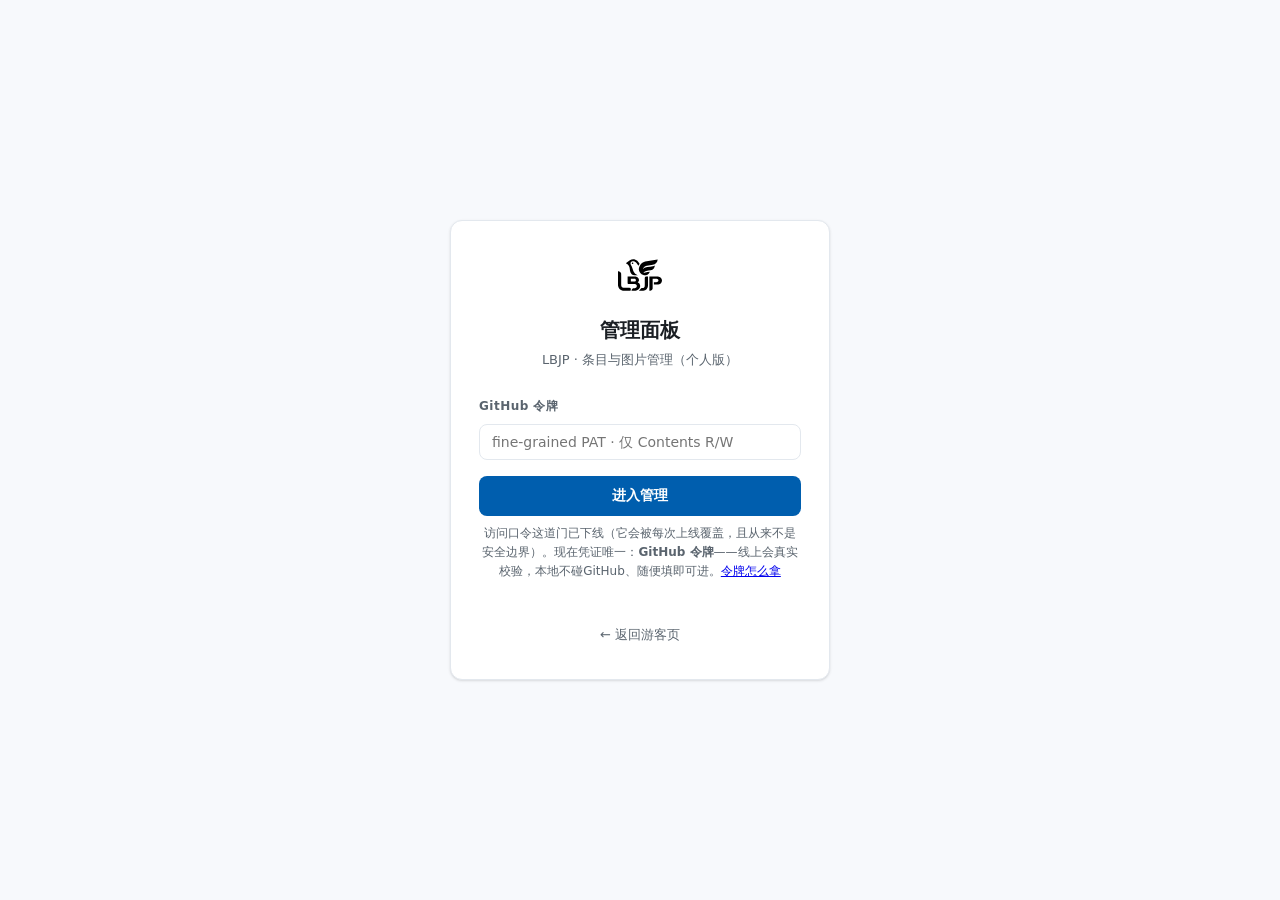
<file: admin.html>
<!DOCTYPE html>
<html lang="zh-CN">
<head>
<meta charset="utf-8">
<meta name="viewport" content="width=device-width, initial-scale=1">
<title>管理面板 · LBJP 个人提示词库</title>
<link rel="icon" href="assets/logo.svg">
<link rel="stylesheet" href="styles.css">
<link rel="stylesheet" href="admin.css">
</head>
<body class="admin-body">

<!-- 登录 -->
<section id="admin-login" class="admin-login">
  <div class="admin-login-card">
    <img class="admin-login-logo" src="assets/logo.svg" alt="LBJP">
    <h1 class="admin-login-title">管理面板</h1>
    <p class="admin-login-sub">LBJP · 条目与图片管理（个人版）</p>
    <!-- 唯一凭证：GitHub 令牌（真正的权限边界）
         书14 决策（领导 2026-10-15）：删掉「访问口令」这道门。
         理由：① 它从来不是安全边界——PBKDF2 哈希以常量形式嵌在公开的 admin.html 里，
              看源码即可离线爆破；② 更实际的问题是它**会被部署覆盖**：口令哈希存放在
              site/admin.html 的 <script> 里，而 deploy.sh 只推本地 site/，每次上线都会用
              本地的旧哈希盖掉线上改过的值（领导多次遇到「上线后口令被还原」）。
         现在管理员凭证唯一 = GitHub 令牌：线上必须真令牌（GitHub API 会验），
         本地随便写都能过（本地 fs 后端不碰 GitHub，令牌无安全含义）。 -->
    <div id="gh-row" class="is-hidden">
      <label class="field">
        <span class="field-label">GitHub 令牌</span>
        <input id="gh-token" type="password" placeholder="fine-grained PAT · 仅 Contents R/W" autocomplete="off">
      </label>
      <button id="gh-login-btn" type="button" class="btn-primary-block">进入管理</button>
    </div>
    <!-- 本地模式：同一条路径。令牌在本地不做验证（不碰 GitHub），随便写都能过；
         仍需向 server 换一枚会话 token 才能调 /api/*，该交换由 ADMIN_OPEN 开关放行。 -->
    <div id="local-row">
      <label class="field">
        <span class="field-label">管理员令牌</span>
        <input id="admin-pw" type="password" placeholder="本地模式：随便填即可进入" autocomplete="off">
      </label>
      <button id="admin-login-btn" type="button" class="btn-primary-block">登录</button>
    </div>
    <p id="gate-hint" class="field-hint">访问口令这道门已下线（它会被每次上线覆盖，且从来不是安全边界）。现在凭证唯一：<strong>GitHub 令牌</strong>——线上会真实校验，本地不碰GitHub、随便填即可进。<a href="pat-help.html#%E4%BB%A4%E7%89%8C%E6%80%8E%E4%B9%88%E6%8B%BF" target="_blank" rel="noopener">令牌怎么拿</a></p>
    <p id="admin-login-msg" class="admin-msg"></p>
    <a class="admin-back" href="index.html">← 返回游客页</a>
  </div>
</section>

<!-- 面板主体 -->
<section id="admin-app" class="admin-app is-hidden">
  <header class="admin-top">
    <div class="admin-top-inner">
      <div class="admin-top-brand">
        <img src="assets/logo.svg" alt="">
        <span>LBJP<em>管理面板 · 个人版</em></span>
      </div>
      <div class="admin-top-actions">
        <span id="admin-status" class="admin-status"></span>
        <button id="fb-manage-btn" type="button" class="btn-ghost">留言管理 <span id="fb-manage-count" class="fb-manage-count">0</span></button>
        <a class="btn-ghost" href="index.html" target="_blank" rel="noopener" title="在新标签打开游客页">返回游客页</a>
        <button id="pw-open" type="button" class="btn-ghost">修改口令</button>
        <button id="admin-logout" type="button" class="btn-ghost">退出</button>
      </div>
    </div>
  </header>

  <div class="admin-layout">
    <!-- 左：条目列表 -->
    <aside class="admin-side">
      <div class="admin-side-head">
        <button id="admin-new" type="button" class="btn-primary-block">＋ 新增条目</button>
        <input id="admin-search" type="search" placeholder="搜索标题或提示词…">
        <div id="admin-cats" class="admin-cats"></div>
        <!-- 批量删除：勾选工具条。未选中时不占空间（is-visible 才显示） -->
        <div id="admin-pick-bar" class="admin-pick-bar">
          <button id="admin-pick-all" type="button" class="pick-btn">全选</button>
          <button id="admin-pick-invert" type="button" class="pick-btn">反选</button>
          <button id="admin-pick-none" type="button" class="pick-btn">清空</button>
          <span id="admin-pick-count" class="pick-count">已选 0 条</span>
          <button id="admin-bulk-del" type="button" class="pick-del" disabled>批量删除</button>
        </div>
      </div>
      <ul id="admin-entry-list" class="admin-entry-list"></ul>
      <!-- 书4：分类管理（增 / 删 / 改名级联）。放在侧栏底部，不挤表单的一屏空间 -->
      <div id="cat-manager" class="cat-manager">
        <div class="cat-manager-head">
          <span>分类管理</span>
          <span id="cat-count" class="cat-count">共 0 类</span>
        </div>
        <p class="cat-tip">改动即刻提交到仓库；线上 Pages 重建约 1 分钟、浏览器缓存最多 10 分钟，之后刷新游客页可见。</p>
        <div class="cat-add-row">
          <input id="cat-new" type="text" placeholder="新分类名称（回车＝确定）" autocomplete="off">
          <button id="cat-add" type="button" class="btn-mini">确定</button>
        </div>
        <div id="cat-rows" class="cat-rows"></div>
        <p id="cat-msg" class="admin-msg"></p>
      </div>
    </aside>

    <!-- 右：编辑表单 -->
    <main class="admin-main">
      <!-- 书17 · 采集包导入：把源站采集的 JSON 灌进暂存箱（只入箱，绝不自动发布） -->
      <section id="import-box" class="import-box">
        <div class="import-head">
          <span class="import-title">采集包导入</span>
          <button id="import-btn" type="button" class="btn-mini">导入采集包</button>
          <input id="import-file" type="file" accept="application/json,.json" multiple hidden>
        </div>
        <p id="import-msg" class="import-msg"></p>
      </section>

      <!-- 书15 · 暂存箱：新增条目先入箱（IndexedDB 持久化），攒批整批原子发布 -->
      <section id="staging-box" class="staging is-hidden">
        <div class="staging-head">
          <h2 class="staging-title">暂存箱 <span id="staging-count" class="staging-count">0</span></h2>
          <div class="staging-actions">
            <button id="staging-pick-all" type="button" class="btn-mini">全选</button>
            <button id="staging-remove-checked" type="button" class="btn-mini is-danger">移除勾选</button>
            <button id="staging-publish" type="button" class="btn-primary-block" disabled>发布勾选（0 条）</button>
          </div>
        </div>
        <p id="staging-banner" class="staging-banner is-hidden"></p>
        <div id="staging-rows" class="staging-rows"></div>
      </section>

      <form id="admin-form" class="admin-form is-hidden" autocomplete="off">
        <h2 id="admin-form-title" class="admin-form-title">新增条目</h2>

        <div class="grid-2">
          <label class="field"><span class="field-label">标题 *</span>
            <input id="f-title" type="text" required></label>
          <div class="field"><span class="field-label">分类 *（可多选）</span>
            <div class="ms-wrap">
              <div id="f-category" class="ms" tabindex="0" role="group" aria-label="分类（可多选）">
                <span class="ms-placeholder">请选择分类</span>
                <span class="ms-toggle" aria-hidden="true">▾</span>
              </div>
              <div id="f-category-panel" class="ms-panel is-hidden" role="listbox" aria-multiselectable="true"></div>
              <select id="f-category-store" multiple class="ms-store" tabindex="-1" aria-hidden="true"></select>
            </div>
            <p class="field-hint">点击选择，可多选；至少选 1 类；与真实类并存时「其他」保存前自动剔除。</p>
          </div>
        </div>

        <label class="field"><span class="field-label">正向提示词 *</span>
          <textarea id="f-prompt" rows="6" required></textarea></label>

        <label class="field"><span class="field-label">负向提示词（可空）</span>
          <textarea id="f-negative" rows="3"></textarea></label>

        <div class="grid-2">
          <label class="field"><span class="field-label">适用模型</span>
            <input id="f-model" type="text" list="f-model-list" autocomplete="off">
            <datalist id="f-model-list"></datalist></label>
          <label class="field"><span class="field-label">贡献人</span>
            <input id="f-author" type="text"></label>
        </div>

        <label class="field"><span class="field-label">来源</span>
          <input id="f-source" type="text"></label>

        <label class="field"><span class="field-label">标签（逗号分隔）</span>
          <input id="f-tags" type="text" placeholder="冷白, 瑞士风"></label>

        <!-- 图片 -->
        <div class="field">
          <span class="field-label">效果图（1~3 张，首张为封面）</span>
          <div id="admin-img-list" class="admin-img-list"></div>
          <input id="admin-file" type="file" accept="image/*" multiple>
          <p class="field-hint">上传自动压缩：长边 ≤1600px、体积 ≤300KB；压不进自动降质量重压。</p>
          <p id="admin-img-msg" class="admin-msg"></p>
        </div>

        <div class="admin-form-actions">
          <button id="admin-save" type="submit" class="btn-primary-block">保存</button>
          <button id="admin-cancel" type="button" class="btn-ghost">取消</button>
          <button id="admin-delete" type="button" class="btn-danger is-hidden">删除此条</button>
        </div>
      </form>
      <div id="admin-empty" class="admin-empty">选择左侧条目进行编辑，或点「新增条目」。</div>
    </main>
  </div>

  <!-- 书19 · 留言管理视图：与条目管理互斥切换，独立模块（admin-feedback.js 自管），
       不碰 admin.js 的任何条目逻辑。删除走 GitHub / 本地双后端，与站点现有写路径同口径。 -->
  <div id="fb-admin-view" class="fb-admin-view is-hidden">
    <div class="fb-admin-head">
      <div>
        <h2 class="fb-admin-title">留言管理</h2>
        <p class="fb-admin-sub">全站游客留言。删除会立刻提交到仓库，Git 历史仍可追溯；公开的留言列表约 1 分钟后同步。</p>
      </div>
      <div class="fb-admin-head-actions">
        <button id="fb-admin-back" type="button" class="btn-ghost">← 返回条目管理</button>
        <button id="fb-admin-refresh" type="button" class="btn-ghost">刷新</button>
      </div>
    </div>

    <div class="fb-admin-toolbar">
      <input id="fb-admin-search" type="search" placeholder="搜索内容 / 称呼 / 来源…" autocomplete="off">
      <select id="fb-admin-type" aria-label="按类型筛选">
        <option value="">全部类型</option>
        <option value="建议">建议</option>
        <option value="问题">问题</option>
        <option value="夸奖">夸奖</option>
        <option value="其他">其他</option>
      </select>
      <select id="fb-admin-sort" aria-label="排序">
        <option value="newest">最新在前</option>
        <option value="oldest">最早在前</option>
      </select>
      <span id="fb-admin-total" class="fb-admin-total">共 0 条</span>
    </div>

    <div class="fb-admin-pickbar">
      <button id="fb-admin-pick-all" type="button" class="btn-mini">全选</button>
      <button id="fb-admin-pick-invert" type="button" class="btn-mini">反选</button>
      <button id="fb-admin-pick-none" type="button" class="btn-mini">清空</button>
      <span id="fb-admin-pick-count" class="fb-admin-pick-count">已选 0 条</span>
      <button id="fb-admin-del-checked" type="button" class="btn-mini is-danger" disabled>删除勾选</button>
    </div>

    <p id="fb-admin-msg" class="fb-admin-msg" aria-live="polite"></p>
    <div id="fb-admin-list" class="fb-admin-list"></div>
  </div>
</section>

<!-- 修改口令弹窗（账号级操作：顶栏入口进入，不占编辑列空间） -->
<div id="pw-modal" class="pw-modal is-hidden" role="dialog" aria-modal="true" aria-hidden="true">
  <div class="pw-mask" data-close="1"></div>
  <form id="pw-form" class="pw-card" autocomplete="off">
    <h2 class="pw-title">修改口令</h2>
    <label class="field"><span class="field-label">当前口令 *</span>
      <input id="pw-current" type="password" autocomplete="current-password" required></label>
    <label class="field"><span class="field-label">新口令（至少 8 位）*</span>
      <input id="pw-new" type="password" autocomplete="new-password" required></label>
    <label class="field"><span class="field-label">确认新口令 *</span>
      <input id="pw-new2" type="password" autocomplete="new-password" required></label>
    <p id="pw-msg" class="admin-msg" aria-live="polite"></p>
    <div class="pw-actions">
      <button id="pw-save" type="submit" class="btn-primary-block">保存新口令</button>
      <button id="pw-cancel" type="button" class="btn-ghost">取消</button>
    </div>
    <p class="field-hint">需先验证当前口令；保存后所有已登录会话立即失效，请用新口令重新登录。
      口令仅存 scrypt 哈希（server/.pw-hash），明文不落盘；若服务以 ADMIN_PW 环境变量启动，重启后以环境变量为准。</p>
  </form>
</div>

<!-- 书14：访问口令门已下线，原 window.TM_GATE 常量一并移除。
     它的存在本身就是「会被部署覆盖」的根源——哈希是明文常量、随 site/ 一起被推上线。
     管理员凭证唯一 = GitHub 令牌（线上真校验 / 本地不校验）。 -->
<script src="admin.js"></script>
<script src="feedback-config.js"></script>
<script src="admin-feedback.js"></script>
</body>
</html>
</file>
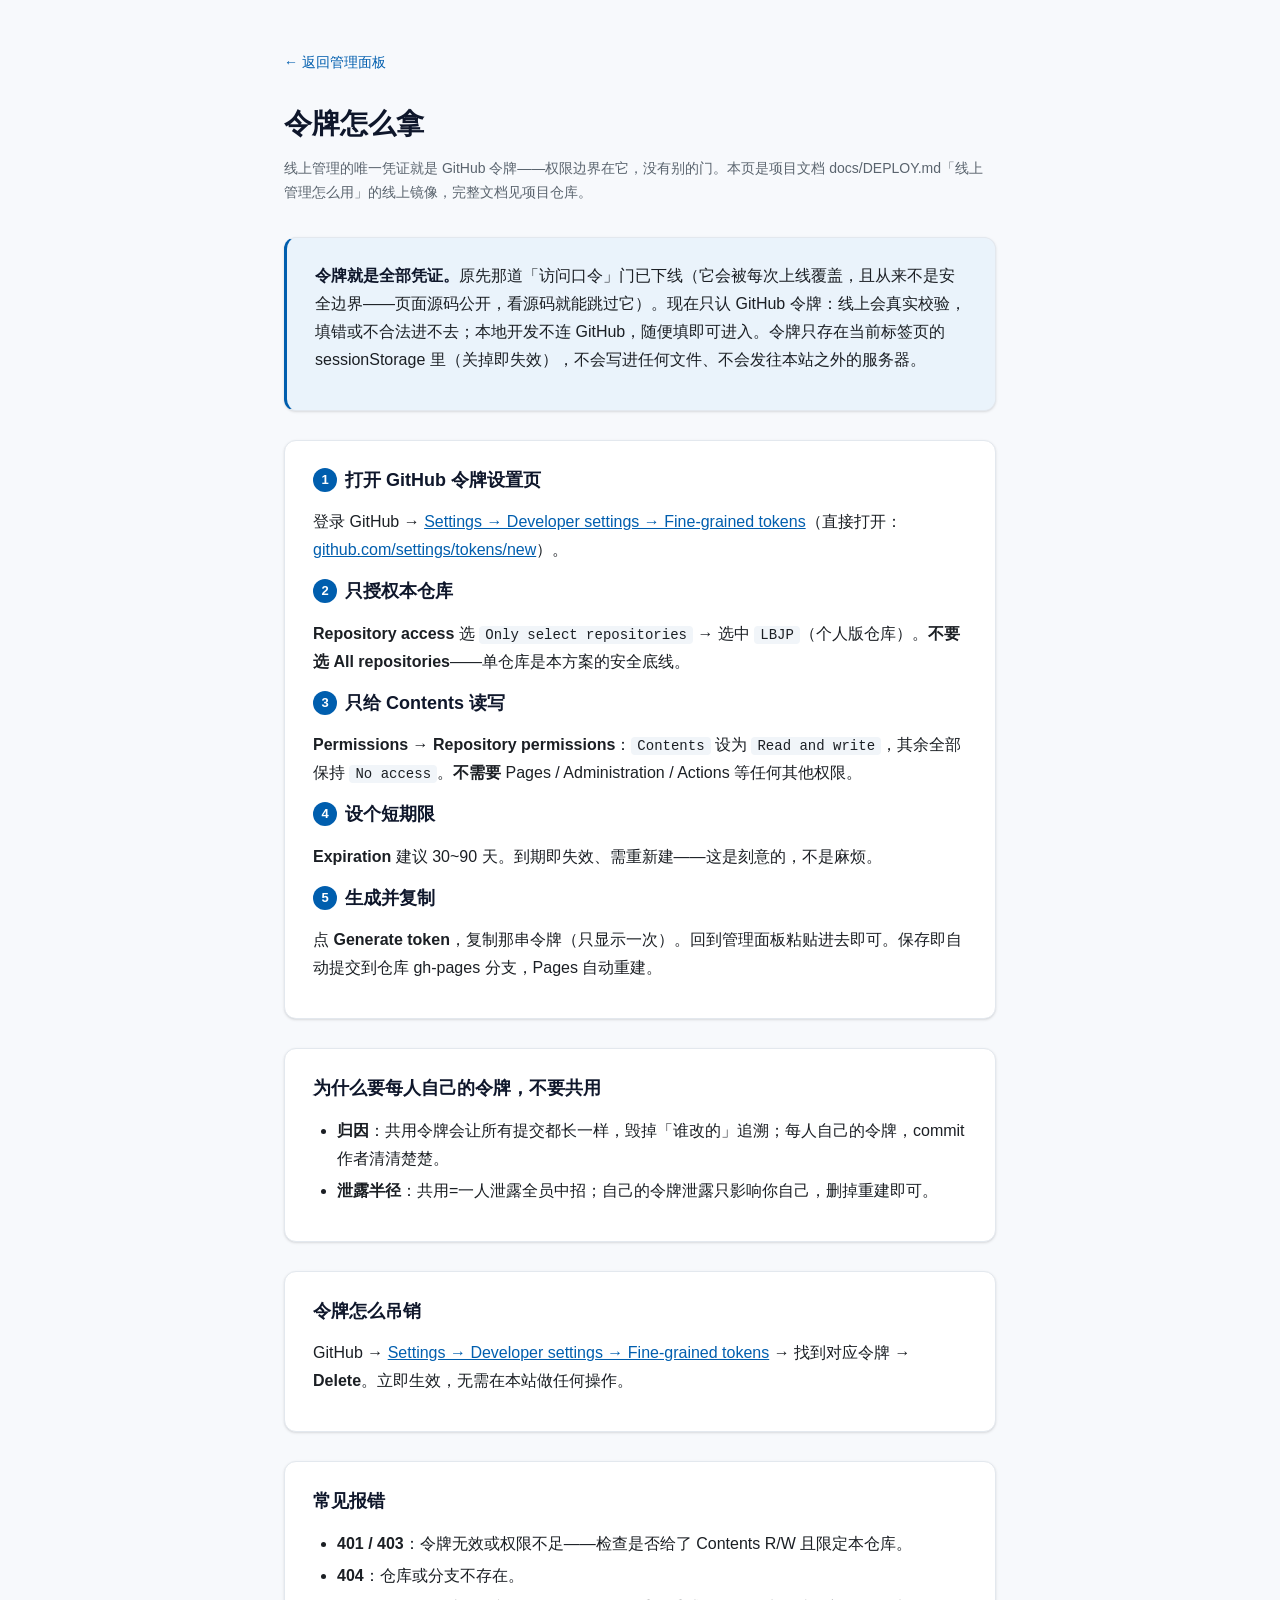
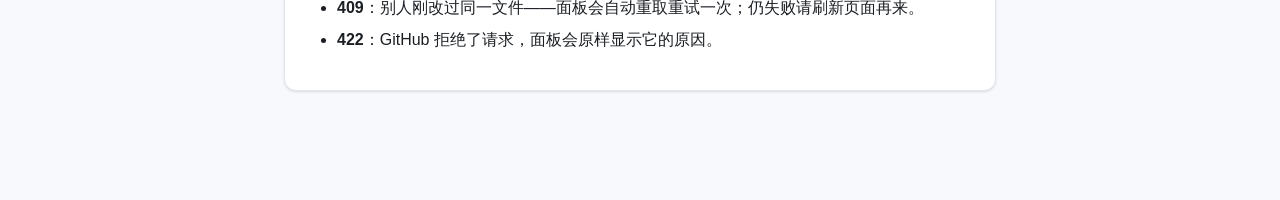
<file: pat-help.html>
<!DOCTYPE html>
<html lang="zh-CN">
<head>
<meta charset="utf-8">
<meta name="viewport" content="width=device-width, initial-scale=1">
<title>令牌怎么拿 · LBJP（个人版） 线上管理帮助</title>
<link rel="stylesheet" href="styles.css">
<style>
  body{margin:0;background:var(--bg-page);color:var(--ink);font:16px/1.75 -apple-system,BlinkMacSystemFont,"Segoe UI","PingFang SC","Microsoft YaHei",sans-serif}
  .wrap{max-width:760px;margin:0 auto;padding:48px 24px 80px}
  .back{display:inline-block;margin-bottom:24px;color:var(--brand);text-decoration:none;font-size:14px}
  .back:hover{text-decoration:underline}
  h1{font-size:28px;margin:0 0 8px;color:var(--ink-strong)}
  .sub{color:var(--ink-2);font-size:14px;margin:0 0 32px}
  .card{background:var(--bg);border:1px solid var(--line);border-radius:var(--radius);padding:24px 28px;margin-bottom:20px}
  h2{font-size:18px;margin:0 0 12px;color:var(--ink-strong)}
  h2 .num{display:inline-flex;width:24px;height:24px;border-radius:50%;background:var(--brand);color:#fff;font-size:13px;align-items:center;justify-content:center;margin-right:8px;vertical-align:2px}
  p{margin:0 0 12px}
  code{background:var(--bg-tag);border-radius:4px;padding:1px 6px;font-size:14px}
  a{color:var(--brand)}
  .warn{border-left:3px solid var(--brand);background:var(--brand-soft)}
  .warn strong{color:var(--ink-strong)}
  ol,ul{margin:8px 0 12px;padding-left:24px}
  li{margin:4px 0}
</style>
</head>
<body>
<div class="wrap">
  <a class="back" href="admin.html">← 返回管理面板</a>
  <h1>令牌怎么拿</h1>
  <p class="sub">线上管理的唯一凭证就是 GitHub 令牌——权限边界在它，没有别的门。本页是项目文档 docs/DEPLOY.md「线上管理怎么用」的线上镜像，完整文档见项目仓库。</p>

  <div class="card warn">
    <p><strong>令牌就是全部凭证。</strong>原先那道「访问口令」门已下线（它会被每次上线覆盖，且从来不是安全边界——页面源码公开，看源码就能跳过它）。现在只认 GitHub 令牌：线上会真实校验，填错或不合法进不去；本地开发不连 GitHub，随便填即可进入。令牌只存在当前标签页的 sessionStorage 里（关掉即失效），不会写进任何文件、不会发往本站之外的服务器。</p>
  </div>

  <div class="card" id="令牌怎么拿">
    <h2><span class="num">1</span>打开 GitHub 令牌设置页</h2>
    <p>登录 GitHub → <a href="https://github.com/settings/tokens?type=beta" target="_blank" rel="noopener">Settings → Developer settings → Fine-grained tokens</a>（直接打开：<a href="https://github.com/settings/tokens/new" target="_blank" rel="noopener">github.com/settings/tokens/new</a>）。</p>
    <h2><span class="num">2</span>只授权本仓库</h2>
    <p><strong>Repository access</strong> 选 <code>Only select repositories</code> → 选中 <code>LBJP</code>（个人版仓库）。<strong>不要选 All repositories</strong>——单仓库是本方案的安全底线。</p>
    <h2><span class="num">3</span>只给 Contents 读写</h2>
    <p><strong>Permissions → Repository permissions</strong>：<code>Contents</code> 设为 <code>Read and write</code>，其余全部保持 <code>No access</code>。<strong>不需要</strong> Pages / Administration / Actions 等任何其他权限。</p>
    <h2><span class="num">4</span>设个短期限</h2>
    <p><strong>Expiration</strong> 建议 30~90 天。到期即失效、需重新建——这是刻意的，不是麻烦。</p>
    <h2><span class="num">5</span>生成并复制</h2>
    <p>点 <strong>Generate token</strong>，复制那串令牌（只显示一次）。回到管理面板粘贴进去即可。保存即自动提交到仓库 gh-pages 分支，Pages 自动重建。</p>
  </div>

  <div class="card">
    <h2>为什么要每人自己的令牌，不要共用</h2>
    <ul>
      <li><strong>归因</strong>：共用令牌会让所有提交都长一样，毁掉「谁改的」追溯；每人自己的令牌，commit 作者清清楚楚。</li>
      <li><strong>泄露半径</strong>：共用=一人泄露全员中招；自己的令牌泄露只影响你自己，删掉重建即可。</li>
    </ul>
  </div>

  <div class="card">
    <h2>令牌怎么吊销</h2>
    <p>GitHub → <a href="https://github.com/settings/tokens?type=beta" target="_blank" rel="noopener">Settings → Developer settings → Fine-grained tokens</a> → 找到对应令牌 → <strong>Delete</strong>。立即生效，无需在本站做任何操作。</p>
  </div>

  <div class="card">
    <h2>常见报错</h2>
    <ul>
      <li><strong>401 / 403</strong>：令牌无效或权限不足——检查是否给了 Contents R/W 且限定本仓库。</li>
      <li><strong>404</strong>：仓库或分支不存在。</li>
      <li><strong>409</strong>：别人刚改过同一文件——面板会自动重取重试一次；仍失败请刷新页面再来。</li>
      <li><strong>422</strong>：GitHub 拒绝了请求，面板会原样显示它的原因。</li>
    </ul>
  </div>
</div>
</body>
</html>
</file>
<file: styles.css>
/* 视觉对齐参考站 aiart.pics（Playwright 黑盒实测 computed style，真值见 PROGRESS.md 书4·任务V）
 * 采用参考站的**版式 / 字阶 / 几何 / 交互**；**底色改冷白**（用户拍板：不跟参考站暖米，
 * 改与品牌色 #005EAE 同一冷调）。换色规则：参考站三处强调色（珊瑚主 CTA/计数、
 * 蓝复制钮/模型徽章、靛作者片）统一收口到品牌色 #005EAE 系，不引入站外色相。
 * 标签样式沿用本站既有风格。
 *
 * 交互动效参数对齐参考站：
 *   卡片 transition-all duration-300 (0.3s) cubic-bezier(0.4,0,0.2,1)
 *   卡片 rounded-xl = 12px，hover:-translate-y-1(-4px)，shadow-sm → hover:shadow-xl
 *   图片 transition-transform duration-500(0.5s) group-hover:scale-110
 *   压字层 opacity-0 → group-hover:opacity-100（默认全隐藏，关键交互）
 *   入场 animate-fade-in 0.6s ease-out backwards */
:root{
  --brand:#005EAE;
  --brand-soft:#EAF3FB;
  --brand-2:#00A3E0;              /* 标题渐变第二段（品牌色系，非站外色相） */
  --ink:#1B1F24;                  /* 正文 冷黑 */
  --ink-strong:#0f172b;           /* 大标题 / 激活胶囊底 */
  --ink-2:#5A646E;                /* 副标 */
  --ink-3:#8A94A6;                /* 弱文字 */
  --ink-4:#45556c;                /* 未激活胶囊字 */
  --line:#E3E8EE;                 /* 冷灰边框 */
  --bg:#FFFFFF;                   /* 卡底 纯白 */
  --bg-page:#F7F9FC;              /* 页底 冷白 */
  --bg-hold:#EDF1F6;              /* 卡占位骨架（冷调） */
  --bg-muted:#E9EEF4;             /* 弹窗图区底（冷调） */
  --bg-tag:#F1F5F9;               /* 标签底 */
  --radius:12px;                  /* rounded-xl */
  --ease:cubic-bezier(0.4, 0, 0.2, 1);   /* 参考站统一缓动 */
  --dur:300ms;                    /* duration-300 */
  --dur-img:500ms;                /* duration-500 图片缩放 */
  --shadow-sm:0 1px 3px 0 rgba(0,0,0,.10), 0 1px 2px -1px rgba(0,0,0,.10);
  --shadow-xl:0 4px 4px 0 rgba(0,0,0,.10), 0 8px 10px -1px rgba(0,0,0,.10);
  --shadow-hover-ring:0 0 0 4px rgba(0,94,174,.5);
}
@keyframes fade-in{from{opacity:0;transform:translateY(8px)}to{opacity:1;transform:translateY(0)}}
@keyframes overlay-in{from{opacity:0}to{opacity:1}}
@keyframes panel-in{from{transform:scale(.97) translateY(10px);opacity:.5}to{transform:scale(1) translateY(0);opacity:1}}
@media (prefers-reduced-motion: reduce){
  *,*::before,*::after{animation-duration:.01ms !important;animation-iteration-count:1 !important;
    transition-duration:.01ms !important;scroll-behavior:auto !important}
}
*{box-sizing:border-box}
html,body{margin:0;padding:0}
body{
  background:var(--bg-page);
  color:var(--ink);
  font:16px/24px ui-sans-serif,system-ui,-apple-system,BlinkMacSystemFont,"Segoe UI",Roboto,
    "Helvetica Neue",Arial,"Noto Sans","PingFang SC","Microsoft YaHei",sans-serif;
  -webkit-font-smoothing:antialiased;
}
.wrap{max-width:1240px;margin:0 auto;padding:0 32px}
/* 图库区全宽容器（对齐参考站 max-w-screen-2xl + px-8）。
 * 1440 视口下：内容宽 = 1440 - 32×2 = 1376；4 列 332 + 3×16 间距 = 1376 */
.gallery-wrap{max-width:1680px;margin:0 auto;padding:0 32px}

/* 顶栏：品牌 + 右导航（搜索已移入 hero） */
.site-header{background:var(--bg);border-bottom:1px solid var(--line);position:sticky;top:0;z-index:20}
.header-inner{display:flex;align-items:center;justify-content:space-between;gap:24px;height:65px}
.top-nav{display:flex;align-items:center;gap:22px}
.top-nav a{
  color:var(--ink-2);text-decoration:none;font-size:14px;font-weight:500;letter-spacing:.02em;
  transition:color var(--dur) var(--ease);
}
.top-nav a:hover{color:var(--brand)}
.top-nav a.nav-admin{
  padding:6px 12px;border-radius:6px;border:1px solid var(--line);
  transition:border-color var(--dur) var(--ease),color var(--dur) var(--ease),
    background-color var(--dur) var(--ease);
}
.top-nav a.nav-admin:hover{border-color:var(--brand);background:var(--brand-soft)}

/* ===== Hero：居中，双行标题 → 副标 → CTA（书18c：再压一档——首屏底部要露出
 * 控制条（搜索框+分类）和一截瀑布流当「下方可滚」提示；logo 白卡已删，书18b；
 * 搜索框已搬进控制条，书10C） ===== */
.hero{
  display:flex;flex-direction:column;align-items:center;text-align:center;
  padding:20px 24px 4px;
  animation:fade-in .6s ease-out backwards;
}
.hero-title{
  margin:8px 0 0;font-size:44px;line-height:56px;font-weight:800;letter-spacing:-1.1px;
  color:var(--ink-strong);text-wrap:balance;
}
/* 第二行渐变（参考站 from-blue-600 to-teal-500 → 本站收口品牌色系） */
.hero-title-accent{
  background:linear-gradient(to right,var(--brand) 0%,var(--brand-2) 100%);
  -webkit-background-clip:text;background-clip:text;
  color:transparent;letter-spacing:-1.5px;
}
.hero-slogan{
  margin:10px 0 0;max-width:672px;font-size:18px;line-height:26px;color:var(--ink-2);
  text-wrap:balance;
}
.hero-actions{display:flex;flex-wrap:wrap;justify-content:center;gap:10px;margin:12px 0 0}
.btn-hero{
  height:42px;padding:9px 20px;border-radius:999px;
  border:1px solid var(--line);background:var(--bg);color:var(--ink);
  font-size:16px;font-weight:500;cursor:pointer;
  transition:border-color var(--dur) var(--ease),color var(--dur) var(--ease),
    background-color var(--dur) var(--ease),box-shadow var(--dur) var(--ease),
    transform var(--dur) var(--ease);
}
.btn-hero:hover{border-color:var(--brand);color:var(--brand);box-shadow:var(--shadow-sm)}
.btn-hero:active{transform:scale(.96)}
/* 三枚 hero 钮 = 浅底 / 深底 / 主色实底（对齐参考站三态） */
.btn-hero-dark{background:var(--ink-strong);border-color:var(--ink-strong);color:#fff}
.btn-hero-dark:hover{background:#1c2740;border-color:#1c2740;color:#fff;box-shadow:var(--shadow-sm)}
.btn-hero-primary{background:var(--brand);border-color:var(--brand);color:#fff;font-weight:700;
  box-shadow:var(--shadow-sm)}
.btn-hero-primary:hover{background:#00539C;border-color:#00539C;color:#fff;box-shadow:var(--shadow-xl)}
/* 书10C：搜索框从 .hero 搬进控制条，class 由 hero-search 改 control-search
 * （判卷断言③：控制条内不含任何 .hero-* 元素）。原 max-width:672px/margin:32px 去掉——
 * 在控制条内要撑满版心，否则吸住时上方带空白、宽度与版心脱节。 */
.control-search{width:100%}
.brand{display:flex;align-items:center;gap:10px;text-decoration:none;color:var(--ink);flex:0 0 auto;
  transition:opacity var(--dur) var(--ease)}
.brand:hover{opacity:.82}
/* LBJP 徽标视图框 1195×856（内容约 1:1），定高 + 宽自适应，避免被压成带白边方块 */
.brand-mark{height:26px;width:auto;max-width:120px;display:block;flex:0 0 auto}
.brand-name{display:flex;flex-direction:column;line-height:1.15;
  font-size:16px;font-weight:600;letter-spacing:.01em}
.brand-name em{font-style:normal;font-size:11px;font-weight:400;color:var(--ink-2);letter-spacing:.06em}
.search{flex:1 1 auto;display:flex;justify-content:flex-end}
/* 书10D 修正③：搜索框回归参考图——桌面窄居中（max-width:520px）、高 44px、字号 15px。
 * 书10c 曾改成撑满版心（56px/18px）偏离参考图，本轮回改；控件自身浅底细边框圆角不动。
 * 桌面用 max-width + margin auto 居中（grid area 内），移动端在媒体查询里全宽。 */
#search-input{
  width:100%;max-width:520px;height:44px;margin:0 auto;
  padding:6px 36px 6px 32px;
  border:1px solid var(--line);border-radius:999px;
  background:var(--bg);color:var(--ink);font-size:15px;outline:none;
  box-shadow:var(--shadow-sm);
  transition:border-color var(--dur) var(--ease),box-shadow var(--dur) var(--ease);
}
#search-input::placeholder{color:var(--ink-3)}
#search-input:hover{border-color:#C9D4DF}
#search-input:focus{border-color:var(--brand);box-shadow:0 0 0 4px rgba(0,94,174,.12),var(--shadow-sm)}

/* ===== 书10D 控制条：搜索框 + 分类胶囊 + 计数排序 三条一体，整体吸顶 =====
 * 位置：main#gallery 内最前（容器够高才钉得住整段网格）；钉在页头正下方。
 * top = 实测页头高度：桌面 66px（inner 65 + border 1px）、移动端 63px（inner 62 + border 1px）。
 * z-index 25：高于页头(20) 防内容从缝里透出，低于详情弹窗(40) 与更新细条(60)。
 * 视觉（书10D 回归参考图，书10E 去毛玻璃）：常态容器**完全隐形**——background 透明、
 * 无 border-bottom、无 box-shadow，直接躺在页面冷白底（--bg-page:#F7F9FC）上；
 * 吸顶态（app.js 加 .is-stuck）才垫一层页底冷白 (247,249,252) 的 82% 半透明 + hairline
 * ——完全透明时卡片效果图会从控件后面滚过、文字糊成不可读；取页面底色而非白卡。
 * **书10E：backdrop-filter 毛玻璃已去掉**（领导不喜欢），只留半透明底色（82% 不透明度
 * 不加 blur 也保文字可读）；吸顶态不许有 box-shadow。
 * 已知边界（非缺陷）：sticky 受 main#gallery 末端约束，滚到关于/页脚区控制条随容器离场。 */
.control-bar{
  /* 书10G 修（用户反馈：页头与控制条之间有横向缝隙露出瀑布流）：
     top 改用 CSS 变量 --hdr-h，由 app.js 在 boot/resize 时按**实测页头高度**写入。
     此前硬编码 66px —— 页头高度是内容决定的（字体渲染/浏览器缩放/语言环境都会变），
     实测把页头压到 61px 时吸顶态露出 5px 缝、缝内就是 card-grid（复现用户截图）。
     变量未就绪时回退 66px（桌面实测值）。 */
  position:sticky;top:var(--hdr-h, 66px);z-index:25;
  /* 书10F：常态即用**不透明页底冷白实底**——与页面底色同色（视觉上仍看不出底板），
     但卡片滚过时被完全遮断、绝不透出。此前常态 transparent + 吸顶时才转实底，
     转化靠 transition:background-color，实测滚动到吸顶临界点时量到 rgba(...,0.886)
     这层过渡中间态，卡片从底下透出（用户红框标注的露出）。 */
  background:var(--bg-page);
  border-bottom:1px solid transparent;        /* 常态无可见边框（颜色透明） */
  /* 书10F 修（用户反馈 2）：底色必须铺满**整个视口宽**，否则宽视口下控制条比视口窄
     （旧 max-width:1680px + margin auto，实测 1920 下 barLeft=120/barW=1680），
     两侧各 120px 空档里下方的卡片直接露出来（截图已复现）。
     故本层不设 max-width —— 用 `.control-bar > *` 的内边距把内容对齐版心。 */
  display:grid;grid-template-areas:"search" "cats" "count";gap:6px 0;   /* 书18c：行距 10→6，首屏要露出控制条+瀑布流一截 */
  /* 书10F 修（用户反馈 2）：底色铺满整个视口宽（不设 max-width），内容用 padding 对齐 1680 版心。
     `(100% - 1680px)/2 + 32px` 在宽视口下算出与 .gallery-wrap 卡片左缘一致的缩进（1920 → 152px），
     窄视口下 max() 兜底 32px。百分比基准是 body 内容宽（已排除滚动条），比 100vw 更准。 */
  padding:10px max(32px, calc((100% - 1680px) / 2 + 32px)) 0;   /* 书18c：上内边距 14→10 */
  /* 书10F：**去掉 background-color 过渡**——吸顶是开关语义，渐变只会制造半透明露出窗口；
     只保留 border-bottom-color 的过渡（细线显现更柔和）。 */
  transition:border-bottom-color var(--dur) var(--ease);
}
/* 书10D 修正② + 书10E 反馈6 + 书10F：吸顶态同色实底 + hairline，无投影、无毛玻璃。
 * 卡片滚到控制条下方被完全遮断（截断），不透过。 */
.control-bar.is-stuck{
  border-bottom-color:var(--line);
}
.control-search{grid-area:search;display:flex;justify-content:center}
.control-bar .category-nav{grid-area:cats}
.control-bar .grid-head{grid-area:count}

/* 分类导航：px-4 py-2 圆角 8px 字号 14/500，激活=深底白字（对齐参考站胶囊）
 * 书10C：胶囊收进控制条（与搜索框、计数排序一体吸顶），本条只管胶囊自身排布——
 * sticky/top/z-index/白底/下线全部上交 .control-bar，nav 恢复为普通块。
 * 原 padding:36px 0 8px 的 36px 上边距是「与 Hero 的间距」，进控制条后由控制条内边距统一管。 */
.category-nav{display:flex;flex-wrap:wrap;gap:8px;justify-content:center;padding:6px 0 0}   /* 书18c：10/2→6/0 */
.cat-chip{
  display:inline-flex;align-items:center;gap:8px;
  padding:8px 16px;border:1px solid transparent;
  border-radius:8px;background:transparent;
  color:var(--ink-4);font-size:14px;font-weight:500;line-height:20px;cursor:pointer;
  transition:background-color var(--dur) var(--ease),border-color var(--dur) var(--ease),
    color var(--dur) var(--ease),transform var(--dur) var(--ease);
}
.cat-chip:hover{background:var(--bg-tag);color:var(--ink-strong)}
.cat-chip:active{transform:scale(.97)}
.cat-chip.is-active{background:var(--ink-strong);border-color:var(--ink-strong);color:#fff}
.cat-count{
  min-width:18px;height:18px;padding:0 5px;border-radius:9px;
  background:var(--bg-tag);color:var(--ink-2);
  font-size:11px;line-height:18px;text-align:center;font-variant-numeric:tabular-nums;
}
.cat-chip.is-active .cat-count{background:rgba(255,255,255,.22);color:#fff}

/* 网格头：左「N 个结果」右排序钮。书10C：收进控制条，border-bottom 与 padding 上交控制条
 * （书10D 起常态无边框、无底板，容器完全隐形；hairline 只在吸顶态出现）。 */
.grid-head{display:flex;align-items:center;justify-content:space-between;gap:12px;padding:4px 0 6px}   /* 书18c：6/8→4/6 */
.grid-title{margin:0;font-size:15px;font-weight:600;letter-spacing:.04em}
.result-count{font-size:14px;color:var(--ink-3);font-variant-numeric:tabular-nums}
.result-count b{color:var(--brand);font-weight:700}
/* 书6：排序条右侧 = 说明文案 + 排序控件；文案解释多类计数口径 */
.grid-head-right{display:flex;align-items:center;gap:10px;flex-wrap:wrap;justify-content:flex-end}
.view-toggle{display:inline-flex;gap:2px;background:var(--bg-muted);border-radius:999px;padding:3px}
.view-btn{border:0;background:transparent;color:var(--ink-4);font-size:13px;line-height:20px;font-weight:600;
  padding:6px 16px;border-radius:999px;cursor:pointer;transition:background var(--dur) var(--ease),color var(--dur) var(--ease)}
.view-btn:hover{color:var(--ink-strong)}
.view-btn.is-active{background:var(--brand);color:#fff;font-weight:700;box-shadow:none}
.view-btn:focus-visible{outline:2px solid var(--brand);outline-offset:2px}
.hero-cats-line{margin-top:8px;font-size:13px;line-height:22px;color:var(--ink-3);letter-spacing:.01em}
.hero-cats-label{color:var(--ink-3)}
#hero-cats{color:var(--ink-2);font-weight:600}
.sort-btn{
  width:140px;height:40px;padding:8px 12px;border:1px solid var(--line);border-radius:6px;
  background:var(--bg);color:var(--ink);font-size:14px;cursor:pointer;font-family:inherit;
  transition:border-color var(--dur) var(--ease),color var(--dur) var(--ease),background-color var(--dur) var(--ease);
}
.sort-btn:hover{border-color:var(--brand);color:var(--brand)}
.sort-btn.is-active{background:var(--ink-strong);border-color:var(--ink-strong);color:#fff}
/* 排序控件（select）：去原生外观、补内边距给箭头让位 */
select.sort-btn{
  appearance:none;-webkit-appearance:none;padding:8px 30px 8px 12px;line-height:22px;
  background-image:url("data:image/svg+xml;charset=utf8,%3Csvg xmlns='http://www.w3.org/2000/svg' width='10' height='6'%3E%3Cpath d='M1 1l4 4 4-4' fill='none' stroke='%235A646E' stroke-width='1.5'/%3E%3C/svg%3E");
  background-repeat:no-repeat;background-position:right 12px center;
}

/* 图库区：CSS columns 瀑布流（列内纵向填充，与参考站一致）。
 * 书4 实测对齐：1440 下 4 列 / 卡宽 332 / 列间距 16 / 页边距 32 / 圆角 12。
 * 档位对齐参考站 Tailwind 断点（实测 1440/1280/1024=4 列、768=3 列、390/375=2 列）：
 *   ≥1024 → 4 列 / padding 32；768~1023 → 3 列 / padding 24；≤767 → 2 列 / padding 16 */
.card-grid{columns:4;column-gap:16px;padding:16px 0 56px}
.card{
  position:relative;
  break-inside:avoid;page-break-inside:avoid;
  background:var(--bg);border-radius:var(--radius);
  overflow:hidden;cursor:pointer;box-shadow:var(--shadow-sm);
  margin:0 0 16px;display:inline-block;width:100%;
  transition:box-shadow var(--dur) var(--ease),translate var(--dur) var(--ease);
}
/* 任务4 动画治理：入场 fade-in 只归「首屏与滚动续渲批次」的卡（.is-enter，app.js 按批打）；
   筛选/搜索/排序触发的重渲染不打这个类 → 不播动画（旧行为是 .card 无条件重播，每次筛选整屏闪）。 */
.card.is-enter{animation:fade-in .6s ease-out backwards}
.card:hover{box-shadow:var(--shadow-xl);translate:0 -4px}
.card:focus-within{outline:2px solid var(--brand);outline-offset:2px}
.card-cover{position:relative;background:var(--bg-hold);overflow:hidden}
/* 骨架态（2026-10-13）：图未到时封面轻微呼吸——让「在加载」区别于「加载不出来」。
   刻意不用渐变扫光：图库视觉主体是效果图，容器不加装饰性渐变（check.js 有断言守着）。 */
.card-cover.is-loading{animation:cover-pulse 1.4s ease-in-out infinite}
@keyframes cover-pulse{0%,100%{opacity:1}50%{opacity:.7}}
.card-cover img{
  width:100%;height:100%;object-fit:cover;display:block;
  transform:scale(1);
  opacity:0;transition:opacity .35s var(--ease),transform var(--dur-img) var(--ease);
}
.card-cover img.is-loaded{opacity:1}
/* 渐进渲染哨兵：零高度不占位，只作「该续渲下一批了」的触发点 */
.grid-sentinel{height:1px}
.card:hover .card-cover img{transform:scale(1.1)}
/* 压字层（书16：.card-foot 现直接作卡片信息层；瀑布态绝对覆盖封面 + hover 渐显，网格态转文档流常显） */
.card-foot{
  position:absolute;inset:0;display:flex;flex-direction:column;align-items:flex-start;justify-content:flex-end;
  background:linear-gradient(to top,rgba(0,0,0,.80) 0%,rgba(0,0,0,0) 55%);
  opacity:0;transition:opacity var(--dur) var(--ease);
  pointer-events:none;padding:14px;width:100%;max-height:100%;overflow:hidden;
}
.card:hover .card-foot,.card:focus-within .card-foot{opacity:1}
.card-title{
  margin:0 0 4px;font-size:15px;font-weight:700;line-height:21px;color:#fff;
  text-shadow:0 1px 3px rgba(0,0,0,.55);
  display:-webkit-box;-webkit-line-clamp:2;-webkit-box-orient:vertical;overflow:hidden;
}
.card-sub{display:flex;align-items:center;gap:8px;flex-wrap:wrap;margin-bottom:6px}
.card-author{font-size:12px;line-height:16px;color:rgba(255,255,255,.82)}
.model-badge{
  font-size:11px;color:var(--ink-2);border:1px solid var(--line);
  border-radius:4px;padding:2px 7px;line-height:18px;
  max-width:140px;overflow:hidden;text-overflow:ellipsis;white-space:nowrap;
}
.card-sub .model-badge{background:rgba(255,255,255,.9);border-color:transparent;color:var(--ink-2)}
.card-tags{display:flex;flex-wrap:wrap;gap:6px}
/* 书16：标签仅在网格态常显；瀑布流只显示标题+贡献者（不显示标签） */
.card-foot .card-tags{display:none}
/* 卡片压字层上的标签：半透明白底，图片上可读 */
.card-foot .tag{background:rgba(255,255,255,.16);color:#fff}
/* 详情页标签：沿用本站标签风格（品牌色浅底） */
#detail-tags .tag{background:var(--bg-tag);color:var(--ink-2);padding:6px 12px;
  border-radius:999px;font-size:12px;line-height:16px}
.empty{column-span:all;color:var(--ink-3);font-size:14px;padding:48px 0;text-align:center}
@media (max-width:1023px){
  .card-grid{columns:3}
  .wrap,.gallery-wrap{padding:0 24px}
  .control-bar{padding:14px 24px 0}   /* 书10F：内容内边距随版心断点同步（底色仍满视口宽） */
}
@media (max-width:767px){.card-grid{columns:2;column-gap:8px}}

/* ===== 书16：网格视图（瀑布流 / 网格 互切） ===== */
.card-grid.is-grid{
  display:grid;grid-template-columns:repeat(4,1fr);column-gap:16px;row-gap:16px;
  padding:0;align-items:stretch;
}
@media (max-width:1023px){.card-grid.is-grid{grid-template-columns:repeat(3,1fr)}}
@media (max-width:767px){.card-grid.is-grid{grid-template-columns:repeat(2,1fr)}}
.card-grid.is-grid .card{
  display:flex;flex-direction:column;width:auto;margin:0;break-inside:auto;
}
.card-grid.is-grid .card:hover{translate:none}
.card-grid.is-grid .card-cover{position:relative;aspect-ratio:4/5 !important;width:100%}
.card-grid.is-grid .card-foot{
  position:static;opacity:1;background:none;pointer-events:auto;
  max-height:none;overflow:visible;padding:12px 14px 14px;
  flex-direction:column;align-items:stretch;justify-content:flex-start;
}
.card-grid.is-grid .card-title{color:var(--ink-strong);text-shadow:none;font-size:15px;line-height:21px}
.card-grid.is-grid .card-sub{margin-bottom:0}
.card-grid.is-grid .card-author{color:var(--ink-3);font-size:13px}
.card-grid.is-grid .card-tags{display:flex;margin-top:10px;gap:6px}
.card-grid.is-grid .tag{background:var(--bg-tag);color:var(--ink-2);backdrop-filter:none;
  padding:3px 10px;border-radius:999px;font-size:12px;line-height:18px}

/* ===== 点卡弹窗：1080×864 居中，左 60% 图 / 右 40% 信息（对齐 aiart.pics） ===== */
.detail{
  position:fixed;inset:0;z-index:40;display:none;
  align-items:center;justify-content:center;
  animation:overlay-in var(--dur) var(--ease);
}
.detail.is-open{display:flex}
.detail-mask{position:absolute;inset:0;background:rgba(0,0,0,.8)}
.detail-panel{
  position:relative;
  /* 书5 任务2：随视口伸缩 + clamp 弹性上限（任务0 裁决）：
     1440×960 视口→1320×896（验收值），1920×1080→1440×972（对齐参考站 75vw×90vh 真值） */
  width:min(calc(100vw - 80px), clamp(1320px, 75vw, 1440px));
  height:min(calc(100vh - 64px), clamp(900px, 90vh, 972px));
  background:var(--bg);border-radius:16px;overflow:hidden;
  display:grid;grid-template-columns:60% 40%;
  box-shadow:0 24px 64px rgba(0,0,0,.32);
  animation:panel-in var(--dur) var(--ease);
}
/* 移动端拖拽把手（桌面隐藏，不占 grid 位） */
.detail-handle{display:none;grid-column:1 / -1}
.btn-close{
  position:absolute;top:16px;right:16px;z-index:3;
  width:42px;height:42px;border:1px solid rgba(0,0,0,.06);border-radius:999px;
  background:rgba(255,255,255,.9);backdrop-filter:blur(4px);
  color:var(--ink-strong);font-size:22px;line-height:1;cursor:pointer;
  box-shadow:var(--shadow-sm);
  transition:background-color var(--dur) var(--ease),color var(--dur) var(--ease),
    transform var(--dur) var(--ease);
}
.btn-close:hover{background:#fff;color:var(--brand)}
.btn-close:active{transform:scale(.94)}

/* 左 60% 图区：冷调浅底 + 图圆角 16（对齐参考站 bg-muted 版式 + rounded-2xl） */
.detail-media{position:relative;background:var(--bg-muted);padding:16px;overflow:hidden}
/* 书10F 移动端：图片区固定尺寸 + 横向 scroll-snap 轨道（每张一屏、可滑动切换、点击看大图）。
   旧实现 #detail-image{height:auto} 让容器随图长短伸缩，切换不同比例图时整块内容跳动；
   现在容器尺寸固定、图片 object-fit:contain 自适，切换零位移。 */
.detail-track{display:none}
#detail-image{
  width:100%;height:100%;object-fit:contain;display:block;
  border-radius:16px;
  animation:fade-in var(--dur-img) var(--ease);
}
/* 大图浮层（书10F）：再点一下 / Esc / 关闭钮退出；z 高于详情弹窗(40) */
.lightbox{
  position:fixed;inset:0;z-index:70;display:none;
  align-items:center;justify-content:center;
  background:rgba(16,20,26,.92);padding:16px;
}
.lightbox.is-open{display:flex}
.lightbox-img{max-width:100%;max-height:100%;object-fit:contain;display:block}
.lightbox-close{
  position:absolute;top:14px;right:14px;width:36px;height:36px;
  border:0;border-radius:50%;background:rgba(255,255,255,.16);color:#fff;
  font-size:20px;line-height:1;cursor:pointer;
  display:flex;align-items:center;justify-content:center;
}
.lightbox-close:hover{background:rgba(255,255,255,.3)}
.nav-arrow{
  position:absolute;top:50%;transform:translateY(-50%);
  width:38px;height:38px;border-radius:50%;border:1px solid rgba(0,0,0,.06);
  background:rgba(255,255,255,.9);backdrop-filter:blur(4px);
  color:var(--brand);font-size:20px;line-height:1;cursor:pointer;
  transition:background-color var(--dur) var(--ease),
    box-shadow var(--dur) var(--ease),transform var(--dur) var(--ease);
}
.nav-arrow:hover{background:#fff;box-shadow:var(--shadow-sm)}
.nav-arrow:active{transform:translateY(-50%) scale(.92)}
.nav-arrow.prev{left:16px}
.nav-arrow.next{right:16px}
.img-count{
  position:absolute;left:50%;transform:translateX(-50%);bottom:16px;
  background:rgba(255,255,255,.9);backdrop-filter:blur(4px);
  border:1px solid rgba(0,0,0,.06);
  border-radius:999px;padding:6px 12px;font-size:12px;color:var(--ink-2);
  font-variant-numeric:tabular-nums;pointer-events:none;box-shadow:var(--shadow-sm);
}

/* 右 40% 信息区：padding 32（对齐参考站） */
/* 书5 任务2：弹窗级禁滚——右区一页展示完整，长内容由提示词卡内滚吸收 */
.detail-body{padding:32px;overflow:hidden;display:flex;flex-direction:column}
.detail-body-head{display:flex;align-items:center;gap:8px;margin-bottom:8px}
/* 模型徽章：12px/600 浅底+描边（对齐参考站，色收口品牌） */
.detail-model-badge{
  display:inline-block;padding:4px 8px;border-radius:6px;
  background:var(--brand-soft);color:var(--brand);
  border:1px solid rgba(0,94,174,.18);
  font-size:12px;font-weight:600;line-height:16px;letter-spacing:.3px;
}
.detail-title{margin:0 0 8px;font-size:30px;font-weight:700;line-height:37.5px;
  color:var(--ink-strong);flex:1 1 auto}
/* 书6：详情页分类改多 chip（一条可属多类）。容器 #detail-category id 不变，
   chip 视觉与原单徽章一致（品牌柔底 + 品牌色字 + 999px 胶囊） */
.detail-category{flex:0 0 auto;display:flex;flex-wrap:wrap;gap:6px;min-width:0}
.detail-category .detail-cat-chip{font-size:12px;color:var(--brand);background:var(--brand-soft);
  border-radius:999px;padding:6px 12px;white-space:nowrap;line-height:16px}
.detail-author-line{display:flex;align-items:center;gap:8px;flex-wrap:wrap;margin:0 0 12px;
  font-size:12px;color:var(--ink-2)}
.detail-author-line .detail-author{color:var(--brand);font-weight:500}
.block{margin-bottom:16px}
.block-head{display:flex;align-items:center;justify-content:space-between;margin-bottom:8px}
.block-label{margin:0 0 8px;font-size:12px;font-weight:600;letter-spacing:.06em;
  color:var(--ink-3);text-transform:uppercase}
.block-head .block-label{margin:0}
/* 提示词卡：对齐参考站 bg-slate-50 rounded-xl border p-4 */
.prompt-card{
  background:var(--bg-tag);border:1px solid var(--line);border-radius:12px;
  padding:16px;margin-bottom:12px;position:relative;
  display:flex;flex-direction:column;flex:0 1 auto;min-height:0;
}
/* 正向提示词卡：吃右区剩余空间（内滚主区），长内容被吸收、弹窗级不溢出 */
.prompt-card:not(#detail-negative-block){flex:1 1 auto}
#detail-prompt{flex:1 1 auto;min-height:0;max-height:430px}
/* 负向提示词：短文本小 cap 内滚 */
#detail-negative{flex:0 1 auto;min-height:0;max-height:120px}
.prompt-card .block-head{margin-bottom:8px}
.btn-copy-sm{
  padding:4px 8px;border-radius:8px;border:1px solid var(--line);
  background:#fff;color:var(--brand);font-size:12px;font-weight:500;cursor:pointer;
  transition:border-color var(--dur) var(--ease),background-color var(--dur) var(--ease),
    transform var(--dur) var(--ease);
}
.btn-copy-sm:hover{border-color:var(--brand);background:var(--brand-soft)}
.btn-copy-sm:active{transform:scale(.96)}
/* 复制反馈 = 按钮自体切换（app.js 负责），copy-feedback 仅作 aria-live 无障碍播报区（视觉隐藏） */
.copy-feedback{
  position:absolute;width:1px;height:1px;overflow:hidden;
  clip-path:inset(50%);white-space:nowrap;border:0;padding:0;margin:-1px;
}
.prompt-block{
  margin:0;padding:8px 12px;background:#fff;border:1px solid var(--line);
  border-radius:6px;
  font:14px/20px ui-monospace,SFMono-Regular,Menlo,Consolas,monospace;
  white-space:pre-wrap;word-break:break-word;color:var(--ink);
  /* 书5 任务2：提示词卡内滚（唯一滚动模块），滚动条视觉隐藏 */
  max-height:430px;overflow-y:auto;
  scrollbar-width:none;-ms-overflow-style:none;
}
.prompt-block::-webkit-scrollbar{display:none}
.prompt-block.is-negative{color:var(--ink-2)}
.is-hidden{display:none}
.tag-row{display:flex;flex-wrap:wrap;gap:8px}
.meta-grid{
  display:grid;grid-template-columns:64px 1fr;gap:8px 12px;margin:0;
  font-size:13px;
}
.meta-grid dt{color:var(--ink-3)}
.meta-grid dd{margin:0;word-break:break-word}
.meta-grid-sub{padding-top:16px;border-top:1px solid var(--line);margin:8px 0 16px}
/* 底部 CTA 条：收口为「复制提示词」主按钮通栏（分享按钮已删——书5 任务1） */
.detail-cta{display:flex;margin-top:auto;padding-top:12px}
.btn-copy-main{
  width:100%;padding:16px 0;border-radius:12px;border:1px solid var(--brand);
  background:var(--brand);color:#fff;font-size:16px;font-weight:700;cursor:pointer;
  display:flex;align-items:center;justify-content:center;
  box-shadow:var(--shadow-sm);
  transition:background-color var(--dur) var(--ease),box-shadow var(--dur) var(--ease),
    transform var(--dur) var(--ease);
}
.btn-copy-main:hover{background:#00539C;border-color:#00539C;box-shadow:var(--shadow-xl)}
.btn-copy-main:active{transform:scale(.98)}

/* 关于（#about 锚点落地）：品牌柔色通栏带 + 顶部品牌规线，与上方图库区做明显区块区分。
 * 品牌色只做结构色（底/线），白卡承载文字，Swiss 编辑风。 */
.about{
  background:var(--brand-soft);border-top:3px solid var(--brand);
  padding:56px 0 48px;scroll-margin-top:20px;
}
.about-inner{max-width:960px;margin:0 auto;padding:0 32px}
.about-kicker{margin:0 0 8px;font-size:11px;font-weight:700;letter-spacing:.18em;color:var(--brand)}
.about-title{margin:0 0 14px;font-size:26px;line-height:1.35;letter-spacing:.01em}
.about-lead{margin:0 0 24px;max-width:720px;font-size:15px;line-height:1.95;color:var(--ink-2)}
.about-lead strong{color:var(--ink);font-weight:600}
.about-grid{display:grid;grid-template-columns:repeat(3,1fr);gap:16px;margin-bottom:20px}
.about-card{background:var(--bg);border:1px solid var(--line);border-radius:var(--radius);padding:20px 18px}
.about-card h3{margin:0 0 10px;font-size:15px;letter-spacing:.02em}
.about-card h3::before{content:'';display:block;width:24px;height:3px;background:var(--brand);margin-bottom:12px}
.about-card p{margin:0;font-size:13px;line-height:1.95;color:var(--ink-2)}
.about-asset{margin:0 0 20px;max-width:820px;font-size:13px;line-height:1.95;color:var(--ink-2)}
.about-asset strong{color:var(--brand);font-weight:700}
.about-credit{
  background:var(--bg);border:1px solid var(--line);border-left:3px solid var(--brand);
  border-radius:0 var(--radius) var(--radius) 0;padding:16px 18px;
}
.about-credit-org{margin:0 0 6px;font-size:14px;font-weight:700;letter-spacing:.02em}
.about-credit-note{margin:0;font-size:12px;line-height:1.95;color:var(--ink-3)}
@media (max-width:767px){
  .about{padding:36px 0 32px}
  .about-inner{padding:0 16px}
  .about-title{font-size:21px}
  .about-grid{grid-template-columns:1fr}
}

.site-footer{border-top:1px solid var(--line);background:var(--bg);padding:20px 0;
  color:var(--ink-3);font-size:12px;text-align:center}
.footer-main{margin:0;line-height:20px}
.footer-note{margin:6px 0 0;font-size:11px;line-height:18px;color:var(--ink-3);opacity:.85}

/* 悬浮回顶：右下角固定，滚过约一屏后浮现（app.js 切 .is-visible）。
 * 白底描边 + 品牌色箭头（品牌色只做结构/焦点色），弹窗打开时随锁滚一并隐藏。
 * z-index 30：高于内容与顶栏（20），低于弹窗遮罩（40），不与弹窗抢层。 */
.back-to-top{
  position:fixed;right:28px;bottom:28px;z-index:30;
  width:44px;height:44px;padding:0;
  display:flex;align-items:center;justify-content:center;
  background:var(--bg);color:var(--brand);
  border:1px solid var(--line);border-radius:50%;
  box-shadow:var(--shadow-sm);cursor:pointer;
  opacity:0;visibility:hidden;transform:translateY(8px);
  transition:opacity var(--dur) var(--ease),transform var(--dur) var(--ease),
    visibility var(--dur) var(--ease),border-color var(--dur) var(--ease);
}
.back-to-top.is-visible{opacity:1;visibility:visible;transform:translateY(0)}
.back-to-top:hover{border-color:var(--brand);box-shadow:var(--shadow-xl)}
.back-to-top:active{transform:translateY(0) scale(.92)}
body.detail-open .back-to-top{opacity:0;visibility:hidden}
@media (max-width:767px){
  .back-to-top{right:16px;bottom:16px;width:40px;height:40px}
}

body.detail-open{overflow:hidden}

/* 「内容已更新」细条（任务1 SWR：后台拉新发现数据变化）：顶部居中悬浮药丸，
 * 3 秒自动消失、可点 × 关闭（app.js showUpdateToast 动态创建，index.html 无此元素）。
 * z-index 60：高于详情弹窗(40)与移动端吸顶 X(50)——弹窗开着时数据更新也该让用户知道。 */
.update-toast{
  position:fixed;top:16px;left:50%;transform:translateX(-50%);z-index:60;
  display:flex;align-items:center;gap:10px;height:36px;padding:0 8px 0 16px;
  border-radius:999px;background:var(--ink-strong);color:#fff;
  font-size:13px;line-height:1;box-shadow:var(--shadow-xl);
  animation:toast-in var(--dur) var(--ease);
}
.update-toast-text{white-space:nowrap}
.update-toast-close{
  width:22px;height:22px;border:0;border-radius:50%;padding:0;flex:0 0 auto;
  background:rgba(255,255,255,.16);color:#fff;font-size:14px;line-height:1;cursor:pointer;
  display:flex;align-items:center;justify-content:center;
  transition:background-color var(--dur) var(--ease);
}
.update-toast-close:hover{background:rgba(255,255,255,.3)}
@keyframes toast-in{from{opacity:0;transform:translate(-50%,-8px)}to{opacity:1;transform:translate(-50%,0)}}

/* ===== 移动端适配（对齐参考站 390/375/768 实测） ===== */
@media (max-width:767px){
  .wrap,.gallery-wrap{padding:0 16px}
  .header-inner{gap:12px;height:auto;padding:12px 0}
  .top-nav{gap:14px}
  .hero{padding:24px 16px 4px}                 /* 书18b：logo 卡删、节奏压缩，卡带进首屏 */
  .hero-title{margin-top:8px;font-size:32px;line-height:42px;letter-spacing:-.5px}
  .hero-title-accent{letter-spacing:-.5px}
  .hero-slogan{margin-top:10px;font-size:15px;line-height:24px}
  .hero-actions{margin-top:14px;gap:8px}
  .btn-hero{height:40px;padding:8px 16px;font-size:14px}
  #search-input{max-width:none;height:40px;padding:6px 20px 6px 18px;font-size:14px}   /* 书10D：移动端全宽 40px */
  /* 书10E 控制条移动端两行：行1 = 搜索框 + 排序（等高对齐），行2 = 计数 + 胶囊（**横滑 + 全部固定**）。
     .grid-head 用 display:contents 拆开，其两枚子元素分赴两个 area——骨架断言的
     pick('.grid-head') 只在桌面段量测（display:contents 元素无盒），移动端段不量。
     书10E 反馈2：胶囊改横滑（推翻书10D 的 wrap），「全部」用 order:-1 排到最前 +
     position:sticky;left:0 横滑时钉在左侧（纯 CSS，不动 DOM/JS）；chip 不缩，横滚由容器出。
     书10E 反馈5：排序与搜索框等高（40px）+ 垂直居中，顶边底边都齐。 */
  .control-bar{
    top:var(--hdr-h, 63px);   /* 书10G：同桌面，用实测页头高（移动端回退值 63px） */
    /* 书10F：三行 areas（与桌面同序：搜索+排序 → 胶囊 → 计数）。
       此前用 "search sort"/"count cats" 两行两列，第二行的 1fr+120px 把胶囊挤进 120px 窄缝
       （实测 clientW:120、scrollW:778，横滑形同虚设）。改三行后胶囊与计数各占满整行。 */
    grid-template-areas:"search sort" "cats cats" "count count";
    grid-template-columns:1fr 120px;
    gap:10px 12px;padding:10px 16px;   /* 移动端固定 16px（视口 <1680 时公式退化为 32px 下限，此处覆盖为 16） */
  }
  /* 移动端 .control-search 改普通块：桌面是 flex 居中（搜索框窄居中），而 flex + input
     width:100% 会与 grid 列宽循环塌缩（实测 wrap 宽 0、input 溢出成 40px）。 */
  .control-search{display:block}
  .grid-head{display:contents}
  #result-count{grid-area:count;align-self:center;justify-self:start}
  /* 书16 修：#view-toggle 加入 .grid-head-right 后，移动端 120px "sort" 窄列装不下
     「切换控件+排序」两件（flex-wrap 把排序挤到控件下一行，ui4 任务4⑤/任务1 双红）。
     grid-head-right 移动端 display:contents 拆开——排序留行1 与搜索同行（书10E 设计不变），
     切换控件下放行3 计数行右端（vtLeft < sortLeft 仍成立，DOM 零改动）。 */
  .grid-head-right{display:contents}
  #view-toggle{grid-area:count;justify-self:end;align-self:center}
  #grid-sort{grid-area:sort;justify-self:end;align-self:center}   /* 书10E 反馈5：与搜索框同行等高对齐 */
  /* 书16：.sort-note 已删除（视图切换控件替代说明） */
  .sort-btn{width:120px;height:40px}           /* 书10E 反馈5：与搜索框同高，同行才齐 */
  .category-nav{grid-area:cats;flex-wrap:nowrap;overflow-x:auto;justify-content:flex-start;
    padding:0;gap:6px;scrollbar-width:none;-ms-overflow-style:none;min-width:0}
  .category-nav::-webkit-scrollbar{display:none}
  .cat-chip{flex:0 0 auto;padding:6px 10px;font-size:13px;gap:6px}   /* chip 缩一档限高、不缩宽 */
  /* 「全部」固定：order:-1 排到最前 + sticky left:0 横滑钉住；实底（页底冷白）遮住后面滚过的胶囊。
     书10F 修：实底必须加 :not(.is-active)，否则会顶掉选中态深底 → 白底白字不可见。
     书10F 再修（用户反馈 1）：**删掉右侧 ::after 渐隐**——那片渐变叠在选中态上形成黑污渍
     （截图里的黑色渐块），属纯污染，固定区边界靠实底本身的硬边即可。 */
  .cat-chip[data-category="全部"]{
    order:-1;position:sticky;left:0;z-index:1
  }
  .cat-chip[data-category="全部"]:not(.is-active){
    background:var(--bg-page)
  }
  /* 书5 任务3：移动端详情改全屏层——废 44%/56% 两栏与拖拽把手，
     满视口 flex-col 整块滚动：图上（纵横比保真）→信息流→提示词卡（内滚）→CTA */
  .detail-panel{
    width:100vw;height:100vh;max-width:100vw;max-height:100vh;
    border-radius:0;
    display:flex;flex-direction:column;
    grid-template-columns:none;
    overflow-x:hidden;overflow-y:auto;
  }
  .detail-handle{display:none}
  /* 书10F：图片区固定高度（不随图长短伸缩）+ 轨道横滑。旧 #detail-image{height:auto} 会
     让容器随图比例变高变矮，切图时下方信息整体跳动。改固定高度后：容器尺寸恒定，
     图片 contain 自适；轨道每格一屏、scroll-snap 吸附，滑动切换无位移。 */
  .detail-media{padding:12px;flex:0 0 auto;height:46vh;min-height:240px}
  .detail-track{
    display:flex;height:100%;width:100%;
    overflow-x:auto;overflow-y:hidden;scroll-snap-type:x mandatory;
    -webkit-overflow-scrolling:touch;scrollbar-width:none;-ms-overflow-style:none;
  }
  .detail-track::-webkit-scrollbar{display:none}
  .detail-cell{
    flex:0 0 100%;width:100%;height:100%;
    scroll-snap-align:center;scroll-snap-stop:always;
    display:flex;align-items:center;justify-content:center;
  }
  .detail-shot{
    max-width:100%;max-height:100%;object-fit:contain;display:block;
    border-radius:12px;cursor:zoom-in;
  }
  #detail-image{display:none}                 /* 移动端由轨道承载；元素保留在 DOM（25 id 在册） */
  .detail-body{padding:24px 24px 48px;flex:0 0 auto;overflow:visible}
  .detail-title{font-size:22px;line-height:28px}
  /* 书5 遗留拍板：X 吸顶——fixed 相对视口，不随 .detail-panel 整层滚动离场 */
  .btn-close{position:fixed;top:12px;right:12px;width:38px;height:38px;font-size:20px;z-index:50}
  .btn-copy-main{padding:10px 0;font-size:15px}
  .prompt-block{max-height:200px}
}

/* ===== About：双二维码（个人版，2026-10-30） ===== */
.about-qr-row{display:flex;justify-content:center;gap:40px;margin-top:18px;flex-wrap:wrap}
.about-qr{margin:0;text-align:center}
.about-qr img{width:128px;height:128px;display:block;margin:0 auto;border-radius:12px;
  border:1px solid rgba(0,94,174,.18);box-shadow:0 4px 14px rgba(0,0,0,.10);background:#fff}
.about-qr figcaption{margin-top:10px;font-size:13px;font-weight:600;color:var(--ink,#18191C);letter-spacing:.04em}

/* ===== 书18 Hero 弧形卡片轮播 =====
 * 参考 Reelmark 曲面卡带：全视口宽卡带，12 张提示词卡右→左匀速漂移（无缝循环），
 * 可拖拽带惯性；曲面几何（圆柱内壁推挤 + clip-path: path() 圆角四边形）由
 * hero-cards.js 每帧用像素值写入，CSS 只管静态外观。数据不可达时整节 display:none。
 * 视觉对齐本站冷白调：无投影无描边，卡片圆角由 clip-path 切出（容器不设 radius，
 * 否则与 path() 双重裁切会在斜边露方角）；frosted 小圆标 + hover 标题条对齐 aiart.pics 压字习惯。 */
.hero-reels{
  /* 书18b：hero 底部 padding 已压到 8px，卡带不再负边距上提（-16 会压到 CTA） */
  margin:0;overflow:hidden;
  cursor:grab;touch-action:pan-y;               /* 横向手势归卡带，纵向滚动不受影响 */
  user-select:none;-webkit-user-select:none;
}
.hero-reels:active{cursor:grabbing}
.reel-band{position:relative;height:340px;overflow:hidden}
.reel-card{
  position:absolute;left:0;top:0;
  /* 曲面几何（translate/width/height/clip-path）每帧由 JS 写入，这里只留过渡时间 */
  will-change:transform;
}
/* 入场：只动内层 opacity，不碰 JS 控制的 transform；错峰 delay 由 JS 写 style */
.reel-inner{
  position:absolute;inset:0;overflow:hidden;background:var(--bg-hold);
  animation:reel-in .55s var(--ease) backwards;
}
@keyframes reel-in{from{opacity:0}to{opacity:1}}
.reel-inner img{
  width:100%;height:100%;object-fit:cover;display:block;
  opacity:0;transition:opacity var(--dur-img) var(--ease);
}
.reel-inner img.is-loaded{opacity:1}
/* frosted 小圆标（左下角常显）：提示「可点开看详情」，毛玻璃对齐参考站 play 徽标 */
.reel-icon{
  position:absolute;left:10px;bottom:10px;width:26px;height:26px;border-radius:999px;
  display:flex;align-items:center;justify-content:center;color:#fff;
  background:rgba(17,23,32,.38);backdrop-filter:blur(6px);-webkit-backdrop-filter:blur(6px);
  pointer-events:none;
}
/* hover 标题条：左下渐显压字（对齐参考站 hover 压字层），reduced-motion 由全局规则照常生效 */
.reel-chip{
  position:absolute;left:10px;right:10px;bottom:10px;padding:8px 12px;border-radius:10px;
  font-size:13px;line-height:18px;font-weight:600;color:#fff;text-align:left;
  background:linear-gradient(90deg,rgba(17,23,32,.72),rgba(17,23,32,.28));
  backdrop-filter:blur(6px);-webkit-backdrop-filter:blur(6px);
  opacity:0;transition:opacity var(--dur) var(--ease);
  white-space:nowrap;overflow:hidden;text-overflow:ellipsis;pointer-events:none;
}
.reel-card:hover .reel-chip{opacity:1}
.reel-card:hover .reel-icon{opacity:0}

/* ============================================================
   留言板 · 书19（游客端）
   数据与交互全部由 feedback.js 自管，样式前缀 .fb- 与既有规则零交集。
   视觉沿用站点 :root 变量：品牌蓝 #005EAE / 冷白底 / 12px 圆角 / 白卡。
   ============================================================ */
.fb-section{border-top:1px solid var(--line);background:var(--bg-page);padding:64px 0 72px;
  /* 兜底给直接以 #feedback 进站的浏览器：header + 整条吸顶控制条的高度 */
  scroll-margin-top:170px}
.fb-inner{max-width:1100px;margin:0 auto;padding:0 32px}
.fb-kicker{margin:0 0 8px;font-size:11px;font-weight:700;letter-spacing:.18em;color:var(--brand)}
.fb-title{margin:0 0 12px;font-size:26px;line-height:1.35;letter-spacing:.01em;color:var(--ink-strong)}
.fb-lead{margin:0 0 28px;max-width:760px;font-size:14px;line-height:1.9;color:var(--ink-2)}
.fb-lead strong{color:var(--brand);font-weight:700}
.fb-grid{display:grid;grid-template-columns:400px minmax(0,1fr);gap:28px;align-items:start}

.fb-form{background:var(--bg);border:1px solid var(--line);border-radius:var(--radius);
  padding:22px;box-shadow:var(--shadow-sm)}
.fb-form-title{margin:0 0 18px;font-size:15px;font-weight:700;color:var(--ink-strong)}
.fb-field-row{display:grid;grid-template-columns:1fr 1fr;gap:12px}
.fb-field{display:flex;flex-direction:column;gap:6px;margin-bottom:14px}
.fb-label{font-size:12px;font-weight:600;color:var(--ink-2)}
.fb-field input,.fb-field select,.fb-field textarea{
  width:100%;box-sizing:border-box;font:inherit;font-size:14px;color:var(--ink);
  background:var(--bg);border:1px solid var(--line);border-radius:8px;padding:10px 12px;
  transition:border-color var(--dur) var(--ease),box-shadow var(--dur) var(--ease)}
.fb-field textarea{resize:vertical;line-height:1.7;min-height:112px}
.fb-field input:focus,.fb-field select:focus,.fb-field textarea:focus{
  outline:none;border-color:var(--brand);box-shadow:0 0 0 3px rgba(0,94,174,.14)}
.fb-field input::placeholder,.fb-field textarea::placeholder{color:#98A2B3}
.fb-hp{position:absolute;left:-9999px;width:1px;height:1px;overflow:hidden}
.fb-form-foot{display:flex;align-items:center;justify-content:space-between;gap:12px;margin-top:4px}
.fb-count-chars{font-size:11px;color:var(--ink-3)}
.fb-submit{border:0;border-radius:8px;background:var(--brand);color:#fff;font:inherit;
  font-size:14px;font-weight:600;padding:10px 22px;cursor:pointer;
  transition:background var(--dur) var(--ease),transform var(--dur) var(--ease),opacity var(--dur) var(--ease)}
.fb-submit:hover{background:#004B8C}
.fb-submit:active{transform:scale(.97)}
.fb-submit:disabled{opacity:.55;cursor:not-allowed}
.fb-msg{margin:12px 0 0;font-size:12px;line-height:1.7;min-height:0}
.fb-msg:empty{display:none}
.fb-msg.is-ok{color:#1B7F3B}
.fb-msg.is-error{color:#C0392B}
.fb-hint{margin:10px 0 0;padding:8px 10px;font-size:12px;line-height:1.7;color:#8a5b00;
  background:#FFF7E0;border:1px solid #F0D48A;border-radius:8px}
.fb-hint.is-hidden{display:none}

.fb-list-head{display:flex;align-items:center;justify-content:space-between;gap:12px;margin-bottom:12px}
.fb-list-count{font-size:13px;font-weight:600;color:var(--ink-2)}
.fb-refresh{border:1px solid var(--line);background:var(--bg);color:var(--ink-2);
  border-radius:8px;font:inherit;font-size:12px;padding:6px 12px;cursor:pointer;
  transition:border-color var(--dur) var(--ease),color var(--dur) var(--ease)}
.fb-refresh:hover{border-color:var(--brand);color:var(--brand)}
.fb-list{display:flex;flex-direction:column;gap:12px;max-height:560px;overflow-y:auto;
  padding-right:6px;scrollbar-width:thin}
.fb-card{background:var(--bg);border:1px solid var(--line);border-radius:var(--radius);
  padding:14px 16px;box-shadow:var(--shadow-sm)}
.fb-card.is-pending{border-color:#F0D48A;background:#FFFDF7}
.fb-card-head{display:flex;align-items:center;justify-content:space-between;gap:10px;margin-bottom:10px}
.fb-card-who{display:flex;align-items:center;gap:8px;min-width:0}
.fb-avatar{flex:none;width:26px;height:26px;border-radius:50%;display:flex;align-items:center;
  justify-content:center;background:var(--brand-soft);color:var(--brand);font-size:12px;font-weight:700}
.fb-nick{font-size:13px;font-weight:600;color:var(--ink-strong);white-space:nowrap;
  overflow:hidden;text-overflow:ellipsis}
.fb-badge{flex:none;font-size:11px;font-weight:600;padding:3px 10px;border-radius:999px}
.fb-badge[data-type="建议"]{color:var(--brand);background:var(--brand-soft)}
.fb-badge[data-type="问题"]{color:#B35C00;background:#FFF3E6}
.fb-badge[data-type="夸奖"]{color:#1B7F3B;background:#E8F6EC}
.fb-badge[data-type="其他"]{color:#5A6675;background:var(--bg-tag)}
.fb-card-text{margin:0 0 10px;font-size:14px;line-height:1.8;color:var(--ink);
  white-space:pre-wrap;word-break:break-word}
.fb-card-foot{display:flex;align-items:center;gap:12px;flex-wrap:wrap;font-size:11px;color:var(--ink-3)}
.fb-page{max-width:220px;overflow:hidden;text-overflow:ellipsis;white-space:nowrap}
.fb-sync{color:#B35C00;font-weight:600}
.fb-empty{margin:0;padding:32px 16px;text-align:center;font-size:13px;color:var(--ink-3);
  background:var(--bg);border:1px dashed var(--line);border-radius:var(--radius)}

/* 全站反馈悬浮入口：叠在「回到顶部」上方，弹窗打开时一并隐去 */
.fb-fab{position:fixed;right:28px;bottom:84px;z-index:30;height:40px;padding:0 14px;
  display:flex;align-items:center;gap:6px;background:var(--brand);color:#fff;
  border:0;border-radius:999px;box-shadow:var(--shadow-xl);cursor:pointer;
  font:inherit;font-size:13px;font-weight:600;
  transition:background var(--dur) var(--ease),transform var(--dur) var(--ease)}
.fb-fab:hover{background:#004B8C}
.fb-fab:active{transform:scale(.95)}
/* 必须排在 .fb-fab{display:flex} 之后：同为单类选择器时，后者会盖掉全局 .is-hidden */
.fb-fab.is-hidden{display:none}
body.detail-open .fb-fab{opacity:0;visibility:hidden}

@media (max-width:900px){
  .fb-grid{grid-template-columns:1fr}
  .fb-list{max-height:420px}
}
@media (max-width:767px){
  .fb-section{padding:48px 0 56px}
  .fb-inner{padding:0 20px}
  .fb-title{font-size:22px}
  .fb-form{padding:18px}
  .fb-field-row{grid-template-columns:1fr 1fr;gap:10px}
  .fb-section{scroll-margin-top:230px}
  /* 小屏：悬浮入口收成纯图标圆钮，与「回到顶部」同尺寸，不压留言卡片 */
  .fb-fab{right:16px;bottom:68px;width:40px;height:40px;padding:0;border-radius:50%;
    justify-content:center}
  .fb-fab span{display:none}
}
</file>
<file: admin.css>
/* 管理面板专属样式（复用 styles.css 的冷白 + #005EAE 令牌，不改游客侧样式） */
.admin-body{background:var(--bg-page)}

/* 登录 */
.admin-login{display:flex;align-items:center;justify-content:center;min-height:100vh;padding:24px}
.admin-login.is-hidden{display:none}
.admin-login-card{
  width:100%;max-width:380px;background:var(--bg);border-radius:var(--radius);
  border:1px solid var(--line);box-shadow:var(--shadow-sm);padding:32px 28px;text-align:center;
}
.admin-login-logo{width:44px;height:44px;margin-bottom:14px}
.admin-login-title{margin:0;font-size:20px;font-weight:700}
.admin-login-sub{margin:6px 0 22px;font-size:13px;color:var(--ink-2)}

/* 表单原子 */
.field{display:block;margin-bottom:16px;text-align:left}
.field-label{display:block;margin-bottom:6px;font-size:12px;font-weight:600;color:var(--ink-2);letter-spacing:.04em}
.field input,.field select,.field textarea,.admin-side-head input{
  width:100%;padding:9px 12px;border:1px solid var(--line);border-radius:8px;
  background:var(--bg);color:var(--ink);font-size:14px;font-family:inherit;outline:none;
  transition:border-color var(--dur) var(--ease),box-shadow var(--dur) var(--ease);
}
.field textarea{resize:vertical;line-height:1.7}
.field input:focus,.field select:focus,.field textarea:focus,.admin-side-head input:focus{
  border-color:var(--brand);box-shadow:0 0 0 3px rgba(0,94,174,.12)
}
.field-hint{margin:8px 0 0;font-size:12px;color:var(--ink-2);line-height:1.6}
.grid-2{display:grid;grid-template-columns:1fr 1fr;gap:0 16px}
@media (max-width:860px){.grid-2{grid-template-columns:1fr}}

/* 书6：分类多选组件（用户反馈重构——通用多选，已选以小标签展示）
 * 结构：.ms-wrap（定位锚）> #f-category.ms（可见盒子：chips + ▾）
 *       + #f-category-panel.ms-panel（下拉选项）+ #f-category-store.ms-store（隐藏存值） */
.ms-wrap{position:relative;display:block}
.ms{position:relative;display:flex;flex-wrap:wrap;align-items:center;gap:6px;
  width:100%;min-height:36px;padding:5px 30px 5px 10px;border:1px solid var(--line);
  border-radius:8px;background:var(--bg);cursor:pointer;
  transition:border-color var(--dur) var(--ease),box-shadow var(--dur) var(--ease)}
.ms:focus,.ms.is-open{border-color:var(--brand);box-shadow:0 0 0 3px rgba(0,94,174,.12);outline:none}
.ms-placeholder{font-size:13px;color:var(--ink-3)}
.ms-toggle{position:absolute;right:10px;top:50%;transform:translateY(-50%);
  font-size:10px;line-height:1;color:var(--ink-3);pointer-events:none}
.ms-chip{display:inline-flex;align-items:center;gap:4px;padding:2px 4px 2px 9px;
  border-radius:999px;background:var(--brand-soft);color:var(--brand);
  font-size:12px;line-height:18px;max-width:100%}
.ms-chip-x{flex:0 0 16px;width:16px;height:16px;border:none;border-radius:50%;padding:0;
  background:rgba(0,94,174,.16);color:var(--brand);font-size:11px;line-height:1;
  cursor:pointer;display:inline-flex;align-items:center;justify-content:center}
.ms-chip-x:hover{background:var(--brand);color:#fff}
.ms-panel{position:absolute;top:calc(100% + 4px);left:0;right:0;z-index:60;
  max-height:280px;overflow-y:auto;background:var(--bg);
  border:1px solid var(--line);border-radius:8px;
  box-shadow:0 8px 24px rgba(23,43,77,.14);padding:4px}
.ms-opt{display:flex;align-items:center;gap:8px;padding:6px 8px;border-radius:6px;
  font-size:13px;line-height:20px;color:var(--ink);cursor:pointer}
.ms-opt:hover{background:var(--bg-tag)}
.ms-opt.is-on{color:var(--brand);font-weight:600}
.ms-cb{flex:0 0 14px;width:14px;height:14px;border:1px solid var(--line);border-radius:4px;
  display:inline-flex;align-items:center;justify-content:center;
  font-size:10px;line-height:1;color:#fff;background:var(--bg)}
.ms-opt.is-on .ms-cb{background:var(--brand);border-color:var(--brand)}
.ms-opt.is-on .ms-cb::before{content:'✓'}
.ms-store{position:absolute;left:0;bottom:0;width:1px;height:1px;
  opacity:0;pointer-events:none}

/* 按钮 */
.btn-primary-block{
  display:block;width:100%;height:40px;border:none;border-radius:8px;
  background:var(--brand);color:#fff;font-size:14px;font-weight:600;cursor:pointer;font-family:inherit;
  transition:filter var(--dur) var(--ease),box-shadow var(--dur) var(--ease),transform var(--dur) var(--ease);
}
.btn-primary-block:hover{filter:brightness(1.06);box-shadow:0 4px 14px rgba(0,94,174,.26)}
.btn-primary-block:active{transform:scale(.985)}
.btn-primary-block:disabled{opacity:.6;cursor:not-allowed}
.btn-ghost{
  display:inline-flex;align-items:center;height:34px;padding:0 14px;border-radius:8px;
  border:1px solid var(--line);background:var(--bg);color:var(--ink-2);
  font-size:13px;cursor:pointer;text-decoration:none;font-family:inherit;
  transition:border-color var(--dur) var(--ease),color var(--dur) var(--ease),background-color var(--dur) var(--ease);
}
.btn-ghost:hover{border-color:var(--brand);color:var(--brand)}
.btn-danger{
  display:inline-flex;align-items:center;height:40px;padding:0 18px;border-radius:8px;
  border:1px solid #C0392B;background:#fff;color:#C0392B;font-size:14px;cursor:pointer;font-family:inherit;
  transition:background-color var(--dur) var(--ease),color var(--dur) var(--ease);
}
.btn-danger:hover{background:#C0392B;color:#fff}
.admin-msg{margin:10px 0 0;font-size:13px;min-height:18px;color:var(--ink-2)}
.admin-msg.is-error{color:#C0392B}
.admin-msg.is-ok{color:var(--brand)}

/* 顶栏 */
.admin-top{background:var(--bg);border-bottom:1px solid var(--line)}
.admin-top-inner{display:flex;align-items:center;justify-content:space-between;gap:16px;
  max-width:1440px;margin:0 auto;padding:0 20px;height:56px}
.admin-top-brand{display:flex;align-items:center;gap:10px;font-size:15px;font-weight:600}
.admin-top-brand img{height:24px;width:auto;max-width:120px;display:block}
.admin-top-brand span{display:flex;flex-direction:column;line-height:1.2}
.admin-top-brand em{font-style:normal;font-size:11px;font-weight:400;color:var(--ink-2)}
.admin-top-actions{display:flex;align-items:center;gap:10px}
.admin-status{font-size:12px;color:var(--ink-2);font-variant-numeric:tabular-nums}

/* 布局：书4「一屏基准视口 1440×900」——顶栏 56 + 布局 padding 20×2 + 主区 padding 20×2
 * 全部收紧，保证 #admin-form 在 900 高视口内不出现内部滚动。 */
.admin-layout{display:grid;grid-template-columns:340px 1fr;gap:20px;
  max-width:1440px;margin:0 auto;padding:20px}
@media (max-width:900px){.admin-layout{grid-template-columns:1fr}}
.admin-side{background:var(--bg);border:1px solid var(--line);border-radius:var(--radius);
  box-shadow:var(--shadow-sm);overflow:hidden;align-self:start}
.admin-side-head{padding:14px;border-bottom:1px solid var(--line);display:flex;flex-direction:column;gap:8px}
.admin-cats{display:flex;flex-wrap:wrap;gap:6px}
.admin-cats button{
  padding:3px 9px;border:1px solid var(--line);border-radius:6px;background:var(--bg);
  color:var(--ink-2);font-size:11px;cursor:pointer;font-family:inherit;
  transition:background-color var(--dur) var(--ease),color var(--dur) var(--ease),border-color var(--dur) var(--ease);
}
.admin-cats button.is-active{background:var(--brand);border-color:var(--brand);color:#fff}

/* 批量删除：勾选工具条 + 行勾选框
   视觉沿用既有语言：btn-mini 的边框/圆角/字号、btn-danger 的 #C0392B 危险色，
   不引入新色、不引入新圆角档，克制成一档。
   ★ 工具条**常驻显示**：若「未选中就隐藏」，则「全选」按钮自身不可点 →
     用户永远选不上第一条 → 工具条永远不出现（死锁）。故只有批量删除按钮随勾选数禁用。 */
.admin-pick-bar{display:flex;align-items:center;gap:6px;padding-top:8px;border-top:1px dashed var(--line)}
.pick-btn{
  padding:4px 9px;border:1px solid var(--line);border-radius:5px;background:var(--bg);
  color:var(--ink-2);font-size:11px;cursor:pointer;font-family:inherit;
  transition:border-color var(--dur) var(--ease),color var(--dur) var(--ease);
}
.pick-btn:hover{border-color:var(--brand);color:var(--brand)}
.pick-count{margin-left:auto;font-size:11px;color:var(--ink-2);font-variant-numeric:tabular-nums}
.pick-del{
  padding:4px 10px;border:1px solid #C0392B;border-radius:5px;background:#fff;color:#C0392B;
  font-size:11px;cursor:pointer;font-family:inherit;white-space:nowrap;
  transition:background-color var(--dur) var(--ease),color var(--dur) var(--ease);
}
.pick-del:hover:not(:disabled){background:#C0392B;color:#fff}
.pick-del:disabled{opacity:.42;cursor:not-allowed}
/* 行勾选框：16×16，与 40×40 缩略图垂直居中对齐；不抢占行的编辑点击热区 */
.admin-entry-list .e-pick{
  flex:0 0 auto;width:16px;height:16px;margin:0;cursor:pointer;accent-color:var(--brand);
}
.admin-entry-list li.is-picked{background:var(--brand-soft)}

/* 条目列表：书4 加 40×40 封面缩略图 */
.admin-entry-list{list-style:none;margin:0;padding:0;max-height:46vh;overflow-y:auto}
.admin-entry-list li{padding:10px 14px;border-bottom:1px solid var(--line);cursor:pointer;
  display:flex;align-items:center;gap:10px;
  transition:background-color var(--dur) var(--ease)}
.admin-entry-list li:hover{background:var(--bg-page)}
.admin-entry-list li.is-active{background:var(--brand-soft);box-shadow:inset 3px 0 0 var(--brand)}
/* 缩略图严格 40×40（含边框，故用 border-box 且不额外撑大），圆角 4px 落在 img 上 */
.e-thumb{
  flex:0 0 40px;width:40px;height:40px;border-radius:4px;overflow:hidden;
  background:var(--bg-page);border:1px solid var(--line);
  display:flex;align-items:center;justify-content:center;
}
.e-thumb img{width:40px;height:40px;border-radius:4px;object-fit:cover;display:block}
.e-thumb.is-empty{font-size:10px;color:var(--ink-2)}
.e-main{flex:1 1 auto;min-width:0}
.admin-entry-list .e-title{font-size:13px;font-weight:600;line-height:1.45;margin-bottom:4px;
  display:-webkit-box;-webkit-line-clamp:2;-webkit-box-orient:vertical;overflow:hidden}
.admin-entry-list .e-meta{font-size:11px;color:var(--ink-2);display:flex;gap:8px;flex-wrap:wrap}

/* 分类管理（书4） */
.cat-manager{border-top:1px solid var(--line);padding:12px 14px;background:var(--bg)}
/* 登录卡底部的「← 返回游客页」：管理员登录前/点错进 admin.html 时也有路回游客页 */
.admin-back{display:inline-block;margin-top:14px;font-size:13px;color:var(--ink-2);text-decoration:none}
.admin-back:hover{color:var(--brand);text-decoration:underline}
.cat-manager-head{font-size:12px;font-weight:600;letter-spacing:.06em;color:var(--ink-2);margin-bottom:6px;
  display:flex;align-items:center;justify-content:space-between;gap:8px}
.cat-count{font-weight:500;letter-spacing:0;color:var(--brand);font-variant-numeric:tabular-nums}
.cat-tip{margin:0 0 8px;font-size:11px;line-height:1.6;color:var(--ink-2)}
.cat-add-row{display:flex;gap:6px;margin-bottom:8px}
.cat-add-row input{flex:1 1 auto;min-width:0;padding:5px 8px;border:1px solid var(--line);
  border-radius:6px;font-size:12px;font-family:inherit;outline:none}
.cat-add-row input:focus{border-color:var(--brand);box-shadow:0 0 0 3px rgba(0,94,174,.12)}
.cat-rows{display:flex;flex-direction:column;gap:5px;max-height:26vh;overflow-y:auto}
.cat-row{display:flex;align-items:center;gap:5px}
/* 2026-10-19：分类拖动排序（数组顺序 = 全站显示顺序） */
.cat-drag{cursor:grab;user-select:none;color:var(--ink-3);font-size:11px;line-height:1;padding:0 1px;flex:none}
.cat-row.is-dragging{opacity:.4}
.cat-row.is-drop-before{box-shadow:inset 0 2px 0 var(--brand)}
.cat-row.is-drop-after{box-shadow:inset 0 -2px 0 var(--brand)}
.cat-row .cat-up,.cat-row .cat-down{flex:none;padding:3px 5px;font-size:11px;line-height:1}
.cat-row .cat-up:disabled,.cat-row .cat-down:disabled{opacity:.3;cursor:not-allowed}
.cat-name{flex:0 0 62px;font-size:12px;color:var(--ink);overflow:hidden;text-overflow:ellipsis;white-space:nowrap}
.cat-rename{flex:1 1 auto;min-width:0;padding:4px 6px;border:1px solid var(--line);
  border-radius:5px;font-size:11px;font-family:inherit;outline:none}
.cat-rename:focus{border-color:var(--brand)}
.btn-mini{
  flex:0 0 auto;padding:4px 8px;border:1px solid var(--line);border-radius:5px;
  background:var(--bg);color:var(--ink-2);font-size:11px;cursor:pointer;font-family:inherit;
  transition:border-color var(--dur) var(--ease),color var(--dur) var(--ease),background-color var(--dur) var(--ease);
}
.btn-mini:hover{border-color:var(--brand);color:var(--brand)}
.btn-mini.is-danger:hover{border-color:#C0392B;color:#C0392B}
.btn-mini:disabled{opacity:.42;cursor:not-allowed}
.btn-mini:disabled:hover{border-color:var(--line);color:var(--ink-2)}

/* 主区 */
.admin-main{background:var(--bg);border:1px solid var(--line);border-radius:var(--radius);
  box-shadow:var(--shadow-sm);padding:20px;min-height:0}
.admin-form{margin:0}
.admin-form-title{margin:0 0 14px;font-size:16px;font-weight:700}
.admin-form-actions{display:flex;align-items:center;gap:10px;margin-top:4px}
.admin-form-actions .btn-primary-block{width:auto;min-width:110px;padding:0 24px}
.admin-empty{color:var(--ink-2);font-size:14px;padding:80px 0;text-align:center}
.is-hidden{display:none !important}

/* 书4：一屏化——压缩表单纵向占用（1440×900 基准） */
.admin-form .field{margin-bottom:10px}
.admin-form .field-label{margin-bottom:4px}
.admin-form .field input,.admin-form .field select{padding:6px 10px}
.admin-form .field textarea{padding:8px 10px}
.admin-form textarea#f-prompt{height:104px;min-height:0}
.admin-form textarea#f-negative{height:52px;min-height:0}
.admin-form .grid-2{gap:0 14px}
.admin-form .field-hint{margin-top:5px;font-size:11px}
.admin-form #admin-file{margin-bottom:4px;font-size:12px}
.admin-form .admin-msg{margin-top:6px;min-height:16px}
.admin-form .admin-img-item{width:104px}
.admin-form .admin-img-item img{height:72px}
.admin-form .btn-danger{height:36px;font-size:13px}

/* 图片管理 */
.admin-img-list{display:flex;flex-wrap:wrap;gap:12px;margin-bottom:12px}
.admin-img-item{position:relative;width:132px;border:1px solid var(--line);border-radius:8px;overflow:hidden;background:var(--bg-page)}
.admin-img-item img{width:100%;height:100px;object-fit:cover;display:block}
.admin-img-item .ii-meta{padding:6px 8px;font-size:10px;color:var(--ink-2);line-height:1.5;word-break:break-all}
.admin-img-item .ii-cover{position:absolute;top:6px;left:6px;background:var(--brand);color:#fff;
  font-size:10px;padding:1px 6px;border-radius:4px}
.admin-img-item .ii-del{
  position:absolute;top:6px;right:6px;width:22px;height:22px;border:none;border-radius:4px;
  background:rgba(0,0,0,.55);color:#fff;font-size:14px;line-height:1;cursor:pointer;
}
.admin-img-item .ii-del:hover{background:#C0392B}
.admin-img-item.is-cover{box-shadow:0 0 0 2px var(--brand)}
#admin-file{margin-bottom:8px;font-size:13px}
/* 修改口令弹窗（书9 重设计：账号级操作走顶栏入口 → 居中对话框，不再占编辑列） */
.pw-modal{position:fixed;inset:0;z-index:200;display:flex;align-items:center;justify-content:center;padding:24px}
.pw-modal.is-hidden{display:none}
.pw-mask{position:absolute;inset:0;background:rgba(23,43,77,.44)}
.pw-card{position:relative;width:100%;max-width:400px;background:var(--bg);
  border:1px solid var(--line);border-radius:var(--radius);
  box-shadow:0 24px 64px rgba(23,43,77,.22);padding:28px 28px 24px}
.pw-title{margin:0 0 18px;font-size:18px;font-weight:700;color:var(--ink-strong)}
.pw-card .field{margin-bottom:14px}
.pw-card .field input{width:100%;height:38px;padding:8px 12px;border:1px solid var(--line);
  border-radius:8px;background:var(--bg);color:var(--ink);font-size:14px;font-family:inherit;outline:none;
  transition:border-color var(--dur) var(--ease),box-shadow var(--dur) var(--ease)}
.pw-card .field input:focus{border-color:var(--brand);box-shadow:0 0 0 3px rgba(0,94,174,.12)}
.pw-actions{display:flex;align-items:center;gap:10px;margin-top:16px}
.pw-actions .btn-primary-block{width:auto;min-width:120px;padding:0 20px}
.pw-card .field-hint{margin:14px 0 0;font-size:11px;line-height:1.8;color:var(--ink-3)}
/* 暂存箱（书15：入箱→攒批→整批原子发布；IndexedDB 持久化，DB 失效降级内存） */
.staging{background:var(--bg);border:1px solid var(--line);border-radius:var(--radius);
  padding:16px 18px;margin-bottom:18px}
.staging-head{display:flex;align-items:center;gap:12px;flex-wrap:wrap}
.staging-title{margin:0;font-size:15px;font-weight:700;color:var(--ink-strong);flex:1}
.staging-count{display:inline-block;min-width:20px;text-align:center;background:var(--brand);
  color:#fff;border-radius:10px;padding:1px 7px;font-size:12px;font-weight:600}
.staging-actions{display:flex;align-items:center;gap:8px}
.staging-actions .btn-primary-block{width:auto;min-width:132px;padding:0 16px;height:34px;font-size:13px}
.staging-banner{margin:10px 0 0;padding:8px 12px;font-size:12px;line-height:1.7;color:#8a5b00;
  background:#FFF7E0;border:1px solid #F0D48A;border-radius:8px}
.staging-banner.is-hidden{display:none}
.staging-rows{margin-top:10px;display:flex;flex-direction:column;gap:8px}
.staging-row{display:flex;align-items:center;gap:10px;padding:8px 10px;
  border:1px solid var(--line);border-radius:8px;background:var(--bg)}
.staging-row input[type=checkbox]{width:15px;height:15px;flex:none;accent-color:var(--brand)}
.staging-thumb{width:52px;height:40px;object-fit:cover;border-radius:6px;flex:none;
  background:var(--bg-2,#F4F7FA)}
.staging-meta{flex:1;min-width:0;display:flex;flex-direction:column;gap:2px}
.staging-meta strong{font-size:13px;color:var(--ink-strong);white-space:nowrap;overflow:hidden;text-overflow:ellipsis}
.staging-meta span{font-size:11px;color:var(--ink-3);white-space:nowrap;overflow:hidden;text-overflow:ellipsis}

/* ---------- 书17 · 采集包导入（只入暂存箱，不发布） ---------- */
.import-box{margin-bottom:14px;padding:12px 14px;background:var(--bg);
  border:1px solid var(--line);border-radius:var(--radius)}
.import-head{display:flex;align-items:center;gap:12px;flex-wrap:wrap}
.import-title{flex:1;font-size:14px;font-weight:700;color:var(--ink-strong)}
.import-msg{margin:8px 0 0;font-size:12px;line-height:1.7;color:var(--ink-2);word-break:break-word}
.import-msg:empty{display:none}
.import-msg.is-ok{color:#1B7F3B}
.import-msg.is-warn{color:#8a5b00}
.import-msg.is-error{color:#C0392B}

/* ---------- 书19 · 留言管理（查 / 删） ---------- */
.fb-manage-count{display:inline-block;min-width:18px;padding:1px 6px;margin-left:2px;
  border-radius:999px;background:var(--brand-soft,#EAF3FB);color:var(--brand,#005EAE);
  font-size:11px;font-weight:700;text-align:center}
#fb-manage-btn.is-active{border-color:var(--brand,#005EAE);color:var(--brand,#005EAE);
  background:var(--brand-soft,#EAF3FB)}
.fb-admin-view{max-width:1100px;margin:0 auto;padding:24px 28px 64px}
.fb-admin-head{display:flex;align-items:flex-start;justify-content:space-between;gap:20px;margin-bottom:18px}
.fb-admin-title{margin:0 0 6px;font-size:20px;color:var(--ink-strong)}
.fb-admin-sub{margin:0;max-width:640px;font-size:12px;line-height:1.8;color:var(--ink-3)}
.fb-admin-head-actions{display:flex;gap:8px;flex:none}
.fb-admin-toolbar{display:flex;align-items:center;gap:10px;flex-wrap:wrap;
  padding:12px;background:var(--bg);border:1px solid var(--line);border-radius:var(--radius);margin-bottom:12px}
.fb-admin-toolbar input,.fb-admin-toolbar select{font:inherit;font-size:13px;color:var(--ink);
  background:var(--bg);border:1px solid var(--line);border-radius:8px;padding:8px 10px;height:34px}
.fb-admin-toolbar input{flex:1;min-width:220px}
.fb-admin-toolbar input:focus,.fb-admin-toolbar select:focus{outline:none;border-color:var(--brand,#005EAE)}
.fb-admin-total{margin-left:auto;font-size:12px;font-weight:600;color:var(--ink-3);white-space:nowrap}
.fb-admin-pickbar{display:flex;align-items:center;gap:8px;flex-wrap:wrap;margin-bottom:10px}
.fb-admin-pick-count{font-size:12px;color:var(--ink-3);margin-right:auto}
.fb-admin-msg{margin:0 0 10px;font-size:12px;line-height:1.7;min-height:0}
.fb-admin-msg:empty{display:none}
.fb-admin-msg.is-ok{color:#1B7F3B}
.fb-admin-msg.is-error{color:#C0392B}
.fb-admin-list{display:flex;flex-direction:column;gap:10px}
.fb-admin-row{display:flex;align-items:flex-start;gap:12px;padding:12px 14px;
  background:var(--bg);border:1px solid var(--line);border-radius:10px}
.fb-admin-row>input[type=checkbox]{flex:none;width:15px;height:15px;margin-top:3px;accent-color:var(--brand,#005EAE)}
.fb-admin-row-body{flex:1;min-width:0}
.fb-admin-row-meta{display:flex;align-items:center;gap:10px;flex-wrap:wrap;margin-bottom:6px;
  font-size:12px;color:var(--ink-3)}
.fb-admin-row-nick{font-size:13px;font-weight:600;color:var(--ink-strong)}
.fb-admin-badge{font-size:11px;font-weight:600;padding:2px 9px;border-radius:999px}
.fb-admin-badge[data-type="建议"]{color:var(--brand,#005EAE);background:var(--brand-soft,#EAF3FB)}
.fb-admin-badge[data-type="问题"]{color:#B35C00;background:#FFF3E6}
.fb-admin-badge[data-type="夸奖"]{color:#1B7F3B;background:#E8F6EC}
.fb-admin-badge[data-type="其他"]{color:#5A6675;background:var(--bg-tag,#F1F5F9)}
.fb-admin-row-page{max-width:220px;overflow:hidden;text-overflow:ellipsis;white-space:nowrap}
.fb-admin-row-text{margin:0;font-size:13px;line-height:1.8;color:var(--ink);
  white-space:pre-wrap;word-break:break-word}
.fb-admin-row-del{flex:none}
.fb-admin-empty{margin:0;padding:36px 16px;text-align:center;font-size:13px;color:var(--ink-3);
  background:var(--bg);border:1px dashed var(--line);border-radius:var(--radius)}
@media (max-width:767px){
  .fb-admin-view{padding:18px 16px 48px}
  .fb-admin-head{flex-direction:column;gap:12px}
  .fb-admin-toolbar input{min-width:100%}
  .fb-admin-total{margin-left:0}
}
</file>
